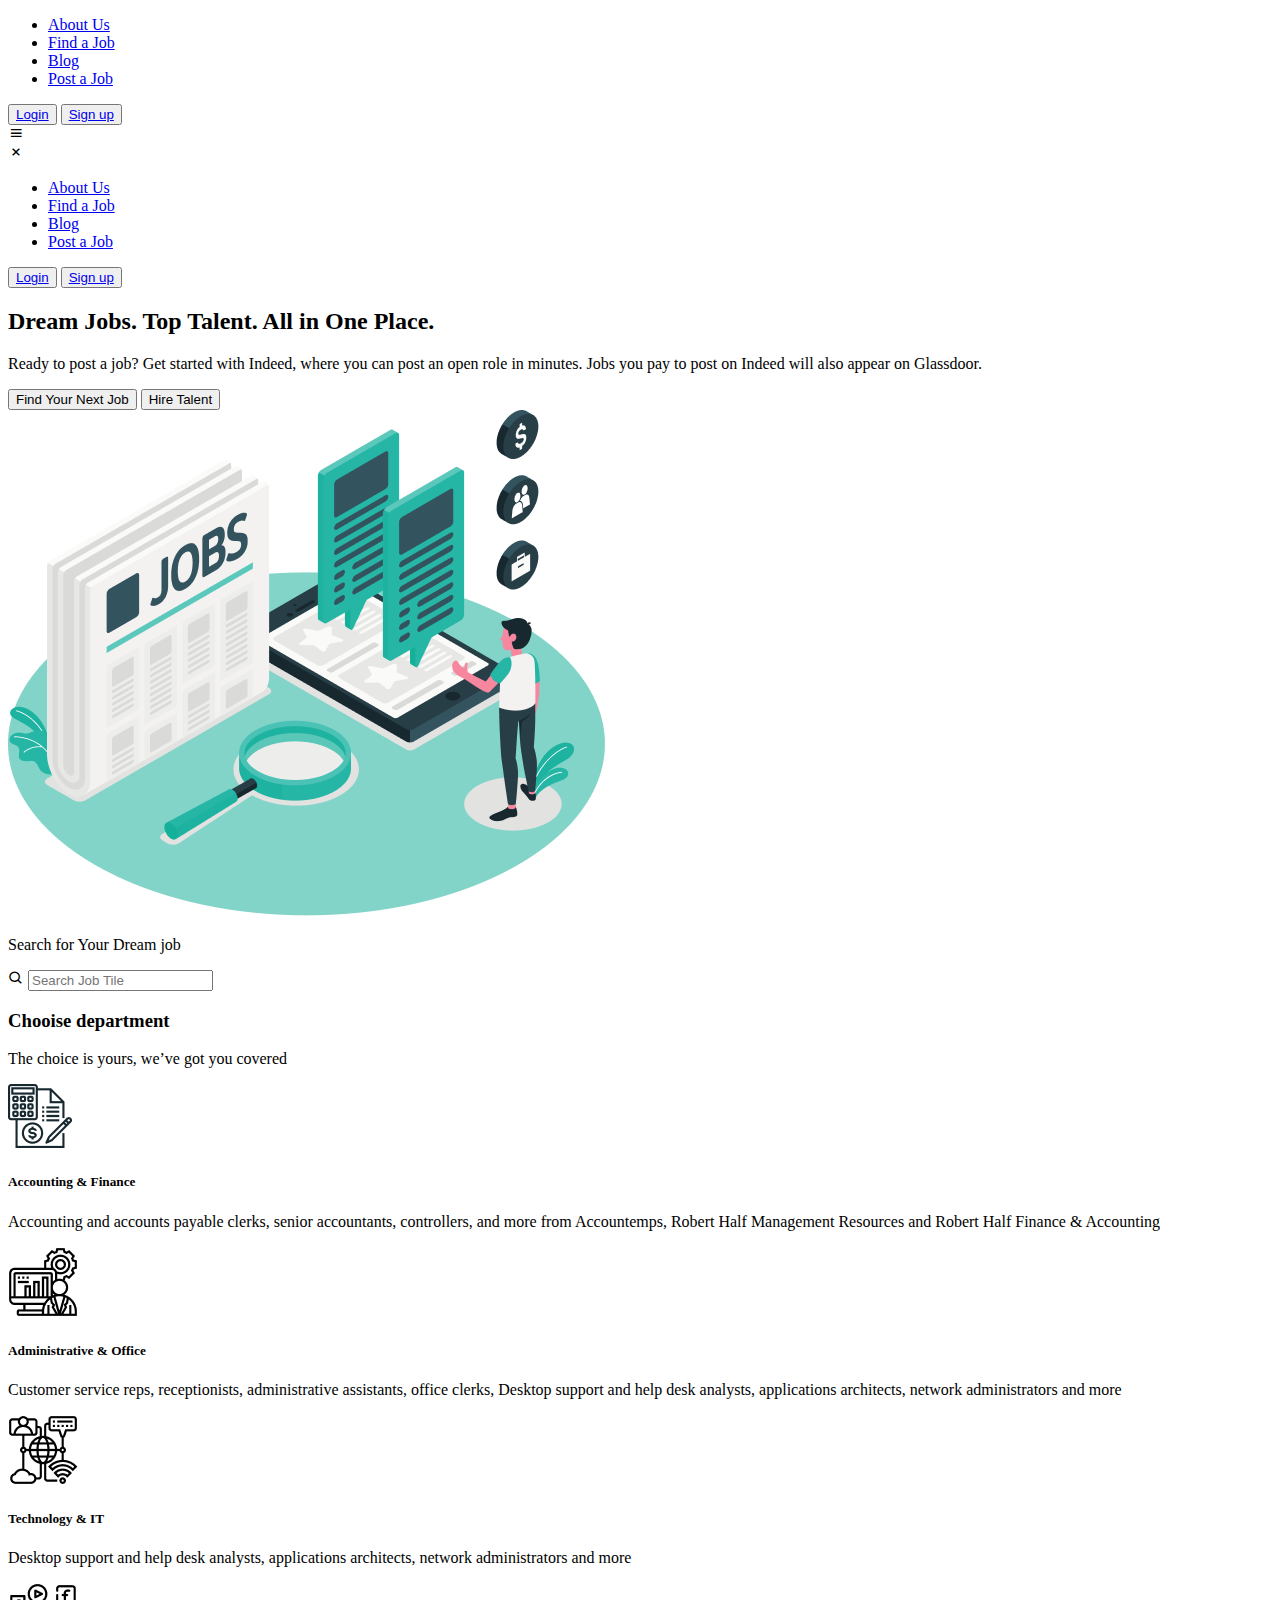
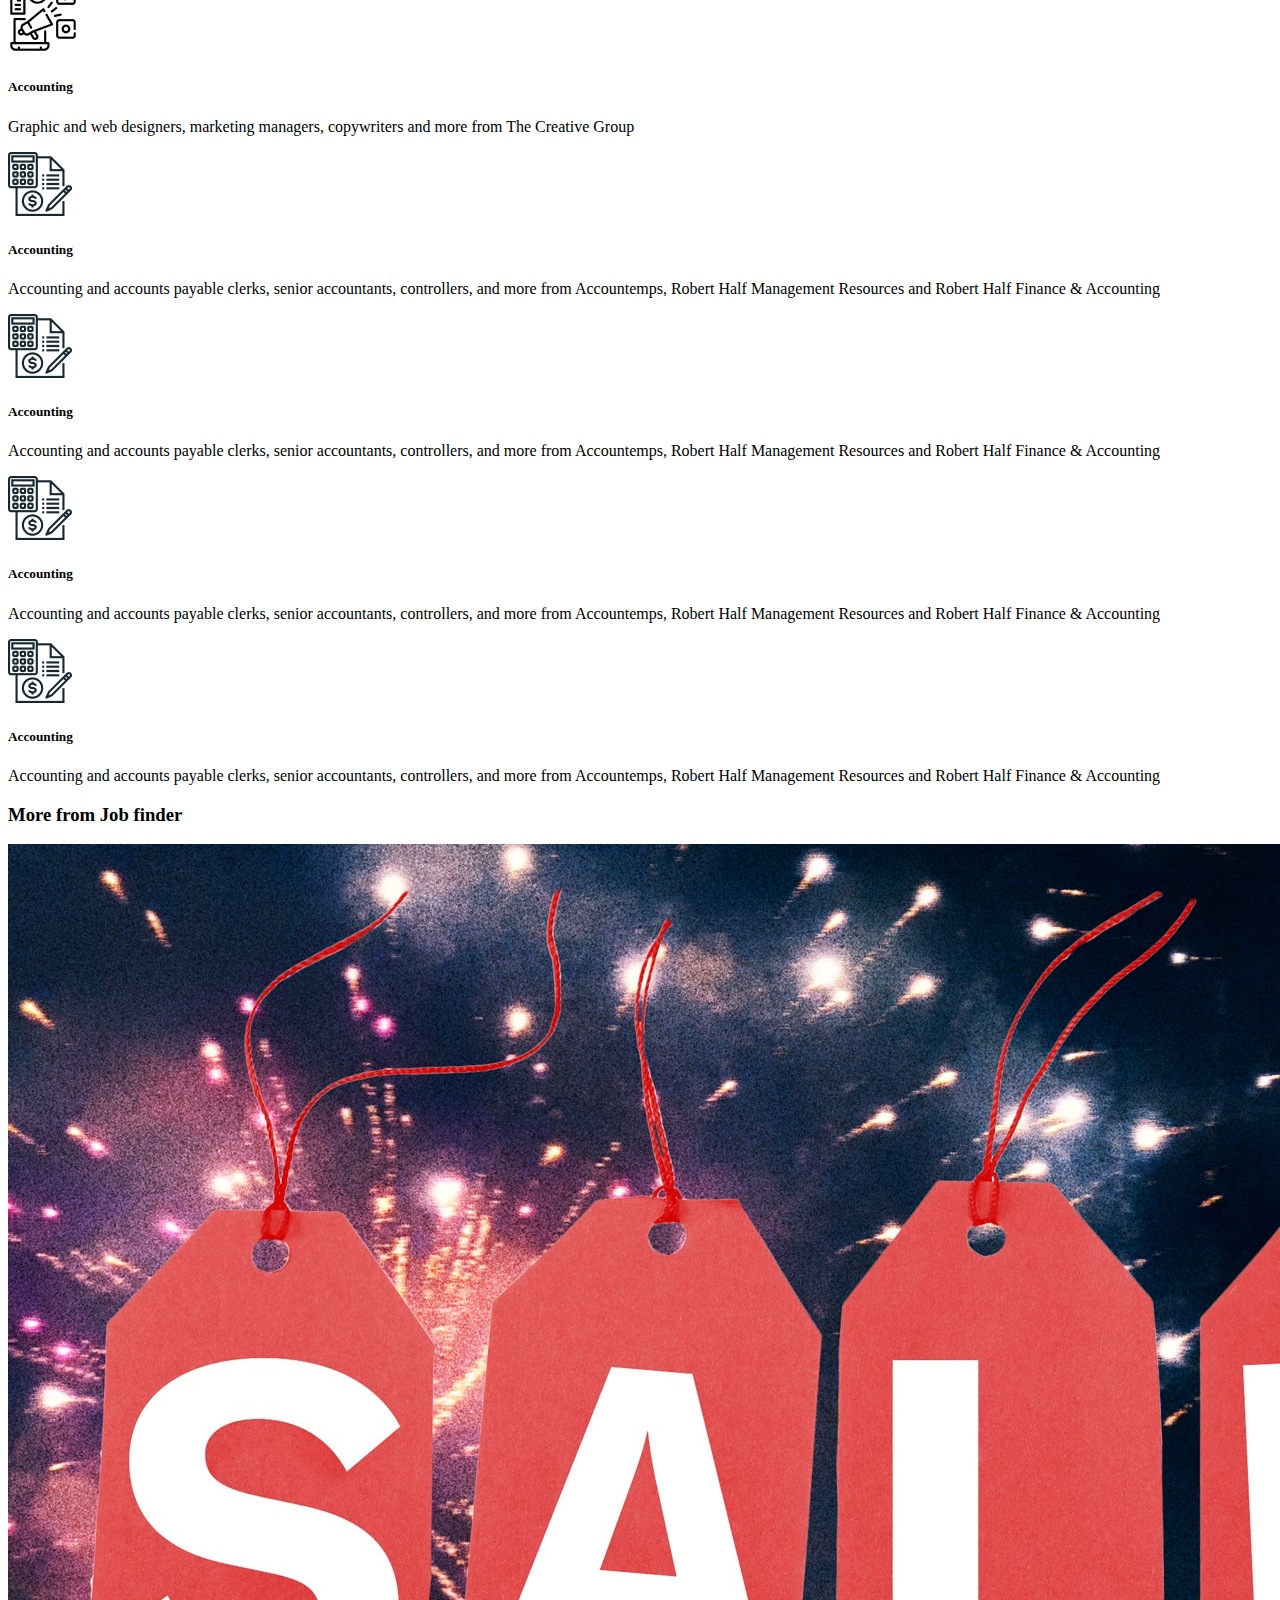
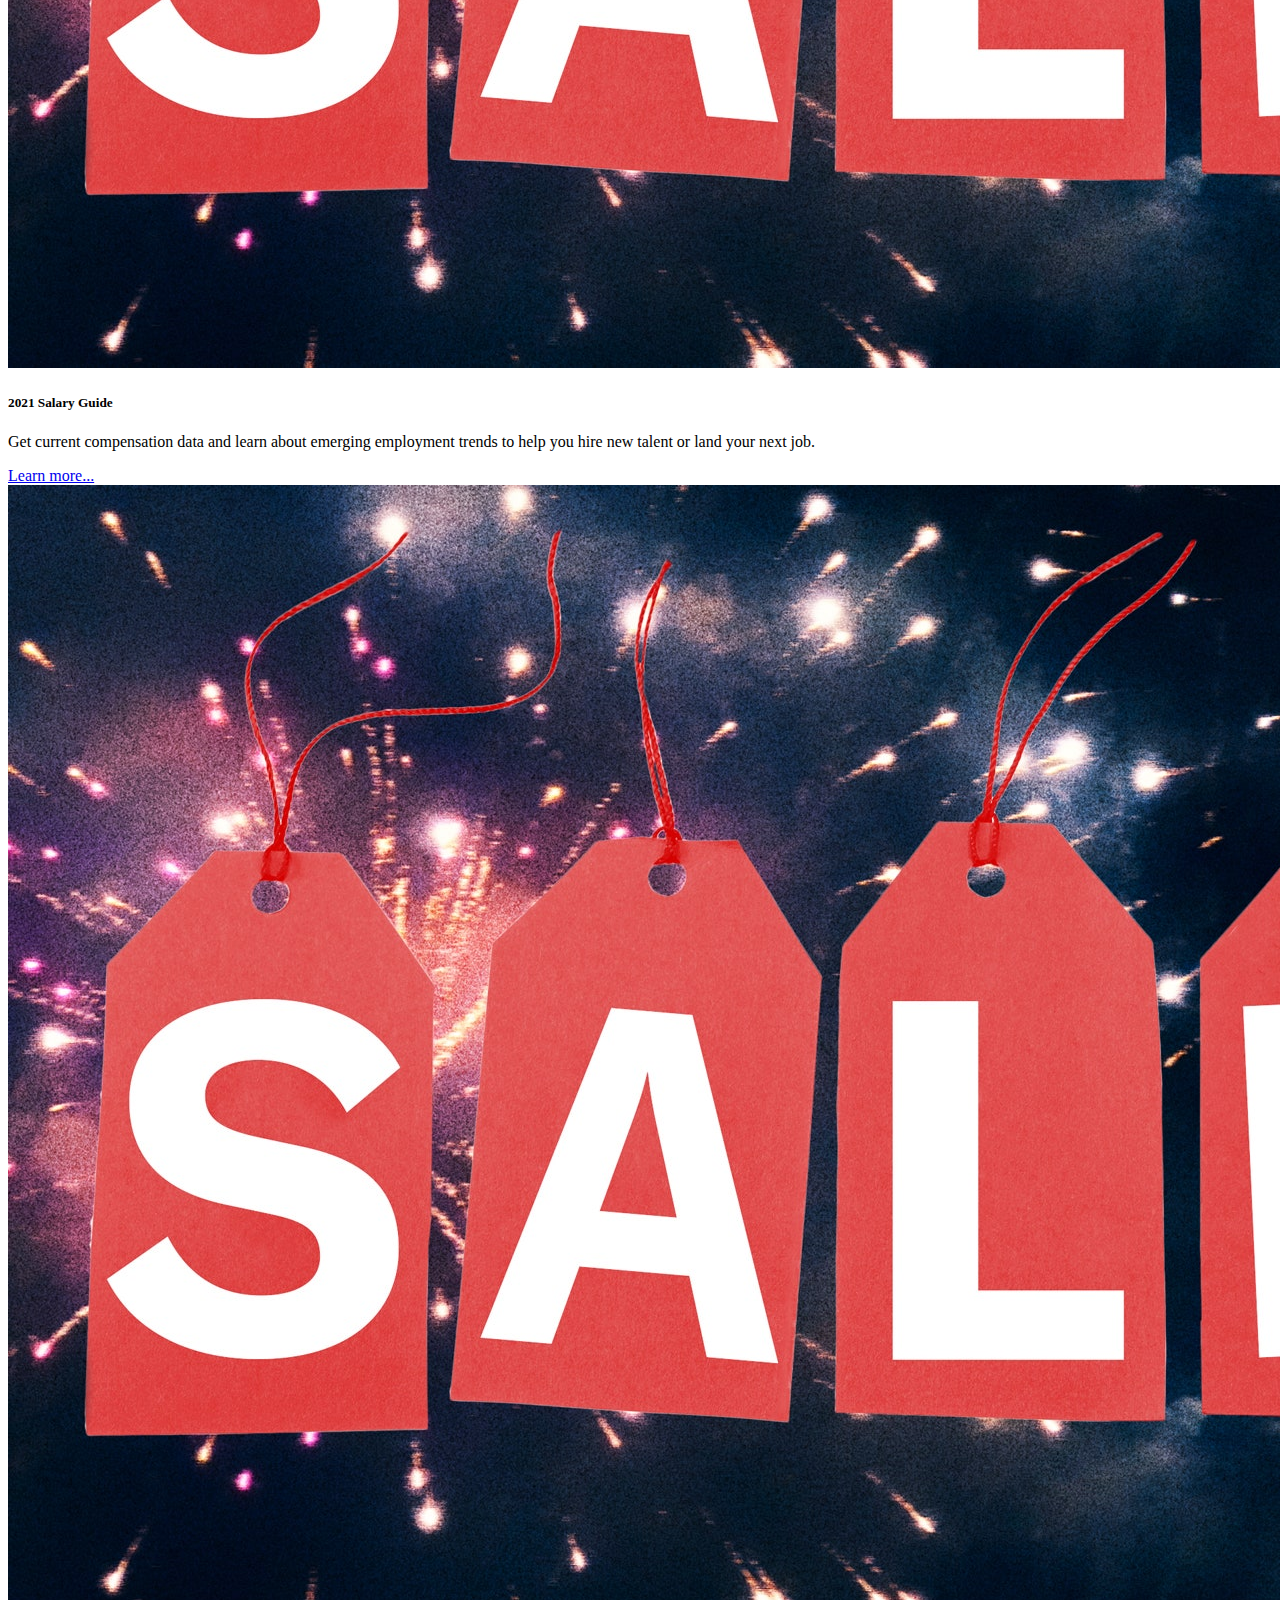
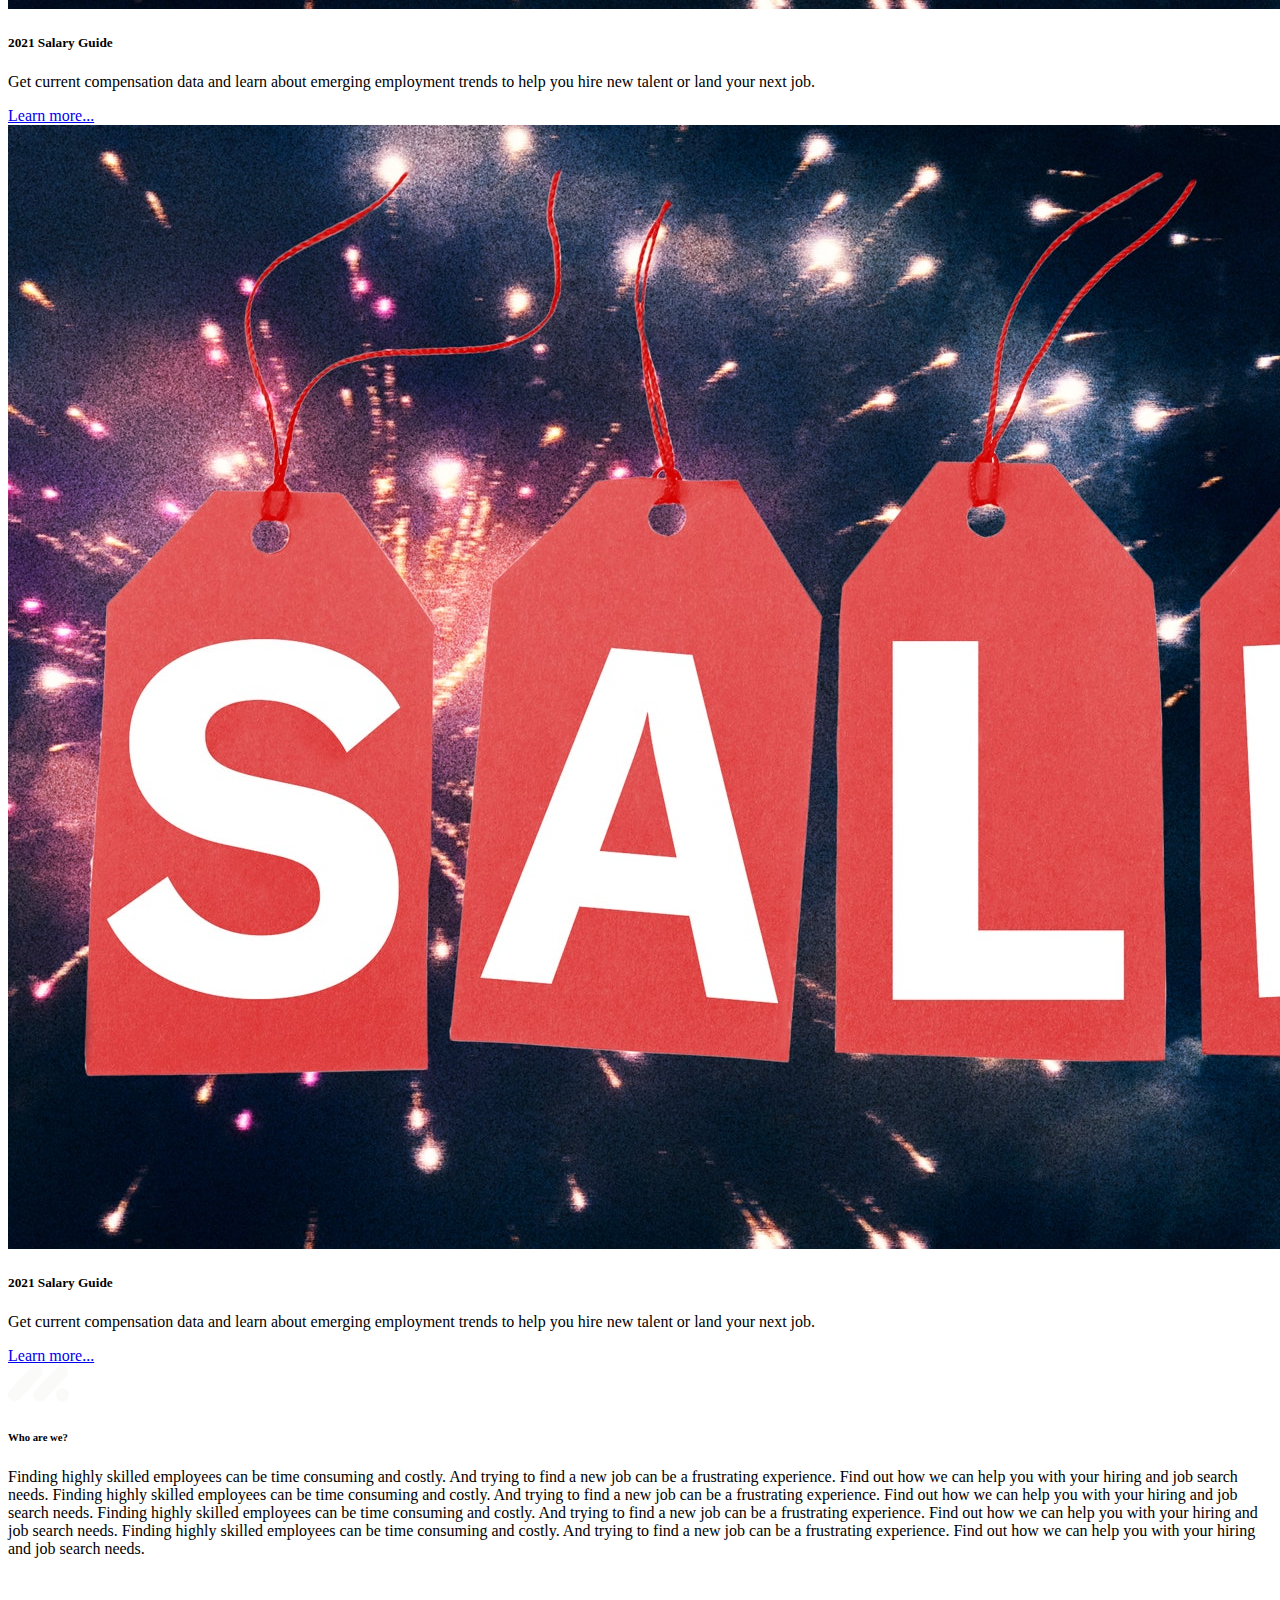
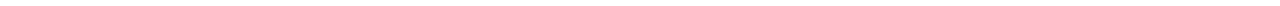
<file: index.html>
<!DOCTYPE html>
<html lang="en">

<head>
    <meta charset="UTF-8">
    <meta name="viewport" content="width=device-width, initial-scale=1.0">
    <title>Dream Jobs</title>
    <link rel="preconnect" href="https://fonts.googleapis.com">
    <link rel="preconnect" href="https://fonts.gstatic.com" crossorigin>
    <link href="https://fonts.googleapis.com/css2?family=Roboto:wght@300;400;500;700&display=swap" rel="stylesheet">

    <!-- Boxicon -->
    <link href='https://unpkg.com/boxicons@2.1.4/css/boxicons.min.css' rel='stylesheet'>


    <link rel="stylesheet" media="only screen and (max-width: 632px)" type="text/css" href="./style.css">
</head>

<body>
    <!-- Landing Page -->
    <section class="mainContainer">
        <!-- Header Section -->
        <div class="sub-container" id="subContainer">
            <ul>
                <li><a href="index.html" target="_self">About Us</a></li>
                <li><a href="findajob.html" target="_blank">Find a Job</a></li>
                <li><a href="jobdescription.html" target="_blank">Blog</a></li>
                <li><a href="#" target="_blank"><span>Post a Job</span></a></li>
            </ul>
            <button><a href="login.html" target="_blank">Login</a></button>
            <button><a href="signup.html" target="_blank">Sign up</a></button>
            <div class="btn-menu" id="btnMenu">
                <i class='bx bx-menu'></i>
            </div>

        </div>

        <div id="dropDownList">
            <div class="close" id="bxClose">
                <i class='bx bx-x'></i>
            </div>
            <div id="dropDown">
                <ul>
                    <li><a href="./index.html" target="_self">About Us</a></li>
                    <li><a href="./findajob.html" target="_blank">Find a Job</a></li>
                    <li><a href="#" target="_blank">Blog</a></li>
                    <li><a href="#" target="_blank"><span>Post a Job</span></a></li>
                </ul>
                <button><a href="login.html" target="_blank">Login</a></button>
                <button><a href="signup.html" target="_blank">Sign up</a></button>
            </div>
        </div>

        <!-- Header Sub-Section -->
        <div class="sub-main">
            <div class="left">
                <h2>Dream <span>Jobs.</span> Top <span>Talent.</span> All in <span>One Place.</span></h2>
                <p>Ready to post a job? Get started with Indeed, where you can post an open role in minutes. Jobs you pay to post on Indeed will also appear on Glassdoor.
                </p>
                <div class="btn">
                    <button class="btn-1">
                        Find Your Next Job
                    </button>
                    <button class="btn-2">
                        Hire Talent
                    </button>
                </div>
            </div>

            <div class="right">
                <img src="./IMG/2895263 1.png" alt="">
            </div>

        </div>
        <div class="box">
            <p>Search for Your Dream job</p>

            <div class="btn-search">
                <i class='bx bx-search'></i>
                <input type="text" placeholder="Search Job Tile">
            </div>
        </div>
    </section>

    <section class="second-main">
        <div class="sub-heading">
            <h3>Chooise department</h3>
            <p>The choice is yours, we’ve got you covered</p>
        </div>
        <div class="departments">
            <div class="office">
                <div class="image">
                    <img src="./IMG/accounting (1) 1job1.png" alt="">
                </div>
                <div class="title">
                    <h5>Accounting & Finance</h5>
                    <p>Accounting and accounts payable clerks, senior accountants, controllers, and more from Accountemps, Robert Half Management Resources and Robert Half Finance & Accounting
                    </p>
                </div>
            </div>

            <div class="office">
                <div class="image">
                    <img src="./IMG/administrator 1.png" alt="">
                </div>
                <div class="title">
                    <h5>Administrative & Office</h5>
                    <p>Customer service reps, receptionists, administrative assistants, office clerks, Desktop support and help desk analysts, applications architects, network administrators and more
                    </p>
                </div>
            </div>

            <div class="office">
                <div class="image">
                    <img src="./IMG/communication 1.png" alt="">
                </div>
                <div class="title">
                    <h5>Technology & IT</h5>
                    <p>Desktop support and help desk analysts, applications architects, network administrators and more
                    </p>
                </div>
            </div>

            <div class="office">
                <div class="image">
                    <img src="./IMG/bullhorn 1.png" alt="">
                </div>
                <div class="title">
                    <h5>Accounting</h5>
                    <p>Graphic and web designers, marketing managers, copywriters and more from The Creative Group
                    </p>
                </div>
            </div>
        </div>

        <div class="departments">
            <div class="office">
                <div class="image">
                    <img src="./IMG/accounting (1) 1job1.png" alt="">
                </div>
                <div class="title">
                    <h5>Accounting</h5>
                    <p>Accounting and accounts payable clerks, senior accountants, controllers, and more from Accountemps, Robert Half Management Resources and Robert Half Finance & Accounting
                    </p>
                </div>
            </div>

            <div class="office">
                <div class="image">
                    <img src="./IMG/accounting (1) 1job1.png" alt="">
                </div>
                <div class="title">
                    <h5>Accounting</h5>
                    <p>Accounting and accounts payable clerks, senior accountants, controllers, and more from Accountemps, Robert Half Management Resources and Robert Half Finance & Accounting
                    </p>
                </div>
            </div>

            <div class="office">
                <div class="image">
                    <img src="./IMG/accounting (1) 1job1.png" alt="">
                </div>
                <div class="title">
                    <h5>Accounting</h5>
                    <p>Accounting and accounts payable clerks, senior accountants, controllers, and more from Accountemps, Robert Half Management Resources and Robert Half Finance & Accounting
                    </p>
                </div>
            </div>

            <div class="office">
                <div class="image">
                    <img src="./IMG/accounting (1) 1job1.png" alt="">
                </div>
                <div class="title">
                    <h5>Accounting</h5>
                    <p>Accounting and accounts payable clerks, senior accountants, controllers, and more from Accountemps, Robert Half Management Resources and Robert Half Finance & Accounting
                    </p>
                </div>
            </div>
        </div>
    </section>

    <!--  -->
    <section class="sale-container">
        <div class="subtitle">
            <h3>More from Job finder</h3>
        </div>
        <div class="sales">

            <div class="sale-1">
                <div class="sale-image1">
                    <img src="./IMG/sale.jpg" alt="">
                    <h5>2021 Salary Guide</h5>
                    <p>Get current compensation data and learn about emerging employment trends to help you hire new talent or land your next job.
                    </p>
                    <a href="#">Learn more...</a>
                </div>
            </div>
            <div class="sale-1">
                <div class="sale-image" id="middle">
                    <img src="./IMG/sale.jpg" alt="">
                    <h5>2021 Salary Guide</h5>
                    <p>Get current compensation data and learn about emerging employment trends to help you hire new talent or land your next job.
                    </p>
                    <a href="#">Learn more...</a>
                </div>
            </div>
            <div class="sale-1">
                <div class="sale-image">
                    <img src="./IMG/sale.jpg" alt="">
                    <h5>2021 Salary Guide</h5>
                    <p>Get current compensation data and learn about emerging employment trends to help you hire new talent or land your next job.
                    </p>
                    <a href="#">Learn more...</a>
                </div>
            </div>
        </div>
    </section>


    <footer>
        <div class="foot-container">
            <div class="logo">
                <img src="./IMG/logo.png" alt="">
            </div>
            <div class="identity">
                <h6>Who are we?</h6>
                <p>Finding highly skilled employees can be time consuming and costly. And trying to find a new job can be a frustrating experience. Find out how we can help you with your hiring and job search needs. Finding highly skilled employees can be
                    time consuming and costly. And trying to find a new job can be a frustrating experience. Find out how we can help you with your hiring and job search needs. Finding highly skilled employees can be time consuming and costly. And trying
                    to find a new job can be a frustrating experience. Find out how we can help you with your hiring and job search needs. Finding highly skilled employees can be time consuming and costly. And trying to find a new job can be a frustrating
                    experience. Find out how we can help you with your hiring and job search needs.
                </p>
            </div>
            <div class="channels">
                <img src="./IMG/Union 1.png" alt="">
                <img src="./IMG/Vector (5) 2.png" class="vec" alt="">
                <img src="./IMG/Vector (3) 1.png" class="vec" alt="">
                <img src="./IMG/Vector.png" class="vec" alt="">
            </div>
        </div>
    </footer>
</body>

<script src="script.js">
</script>

</html>
</file>
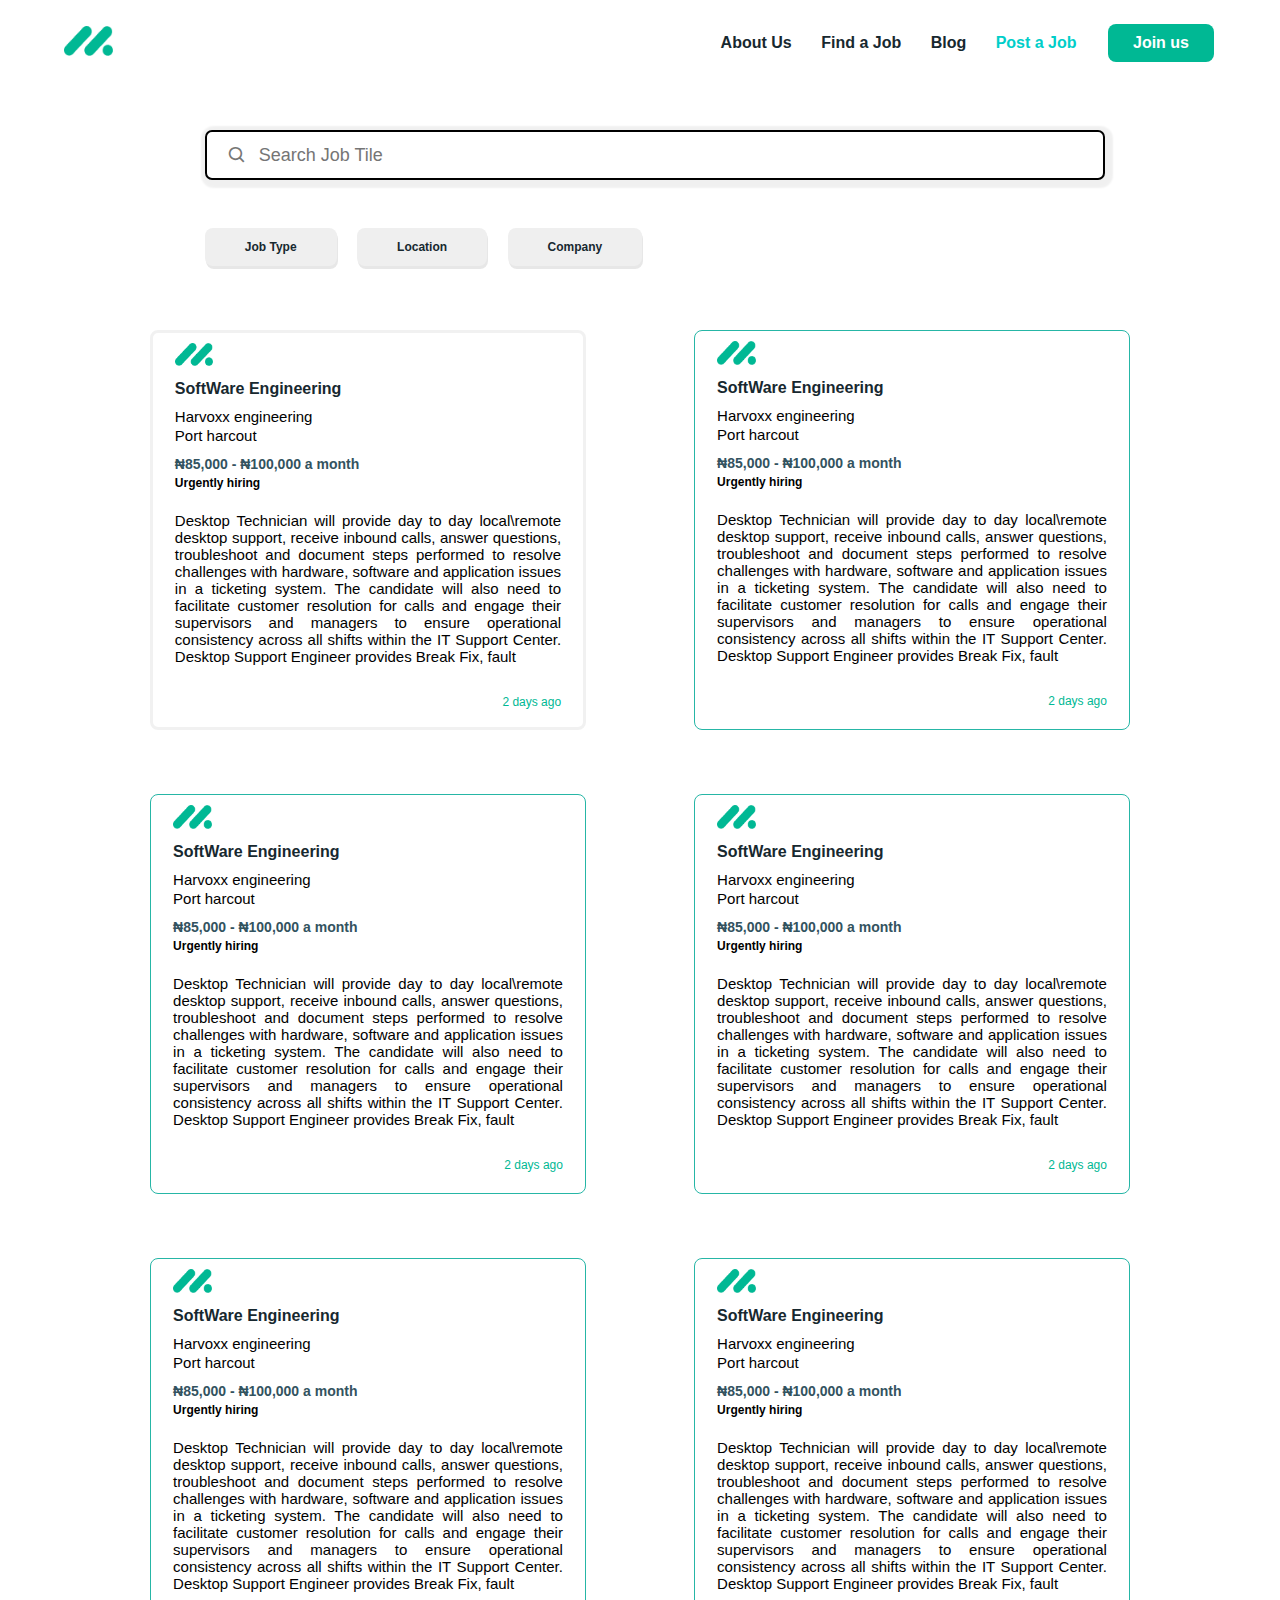
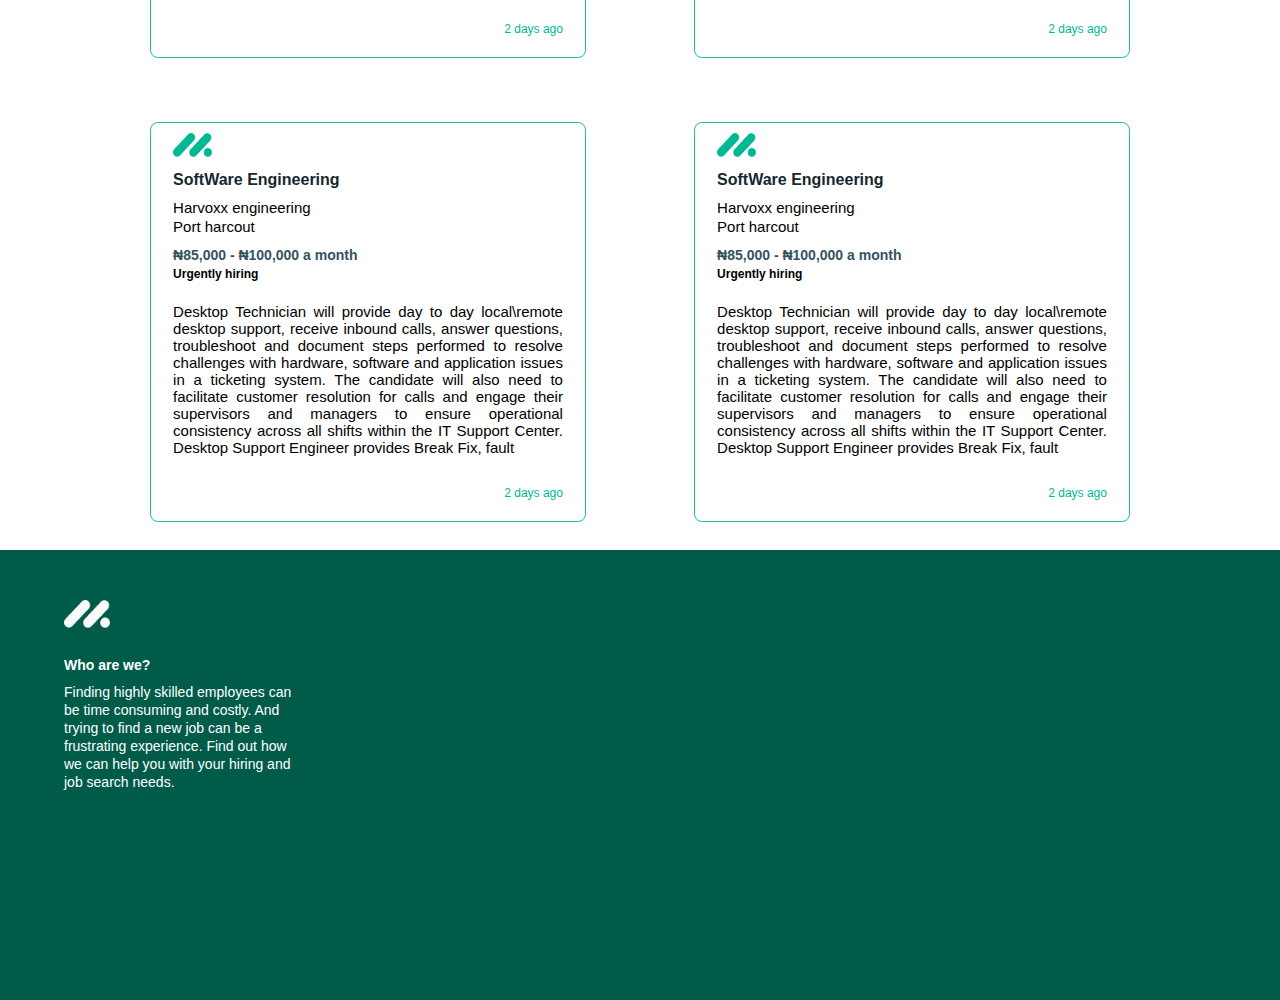
<file: findajob.html>
<!DOCTYPE html>
<html lang="en">
<head>
    <meta charset="UTF-8">
    <meta name="viewport" content="width=device-width, initial-scale=1.0">
    <title>find a job</title>

    <link rel="stylesheet" type="text/css" href="./findajob.css">

    <!-- Boxicon -->
    <link href='https://unpkg.com/boxicons@2.1.4/css/boxicons.min.css' rel='stylesheet'>

</head>
<body>
    <!-- Navigation Bar -->
    <nav class="navbar">
        <div class="navdiv">
            <div class="logo">
                <a href="#"><img src="./IMG/86 1.png" alt=""></a>
            </div>
            <ul>
                <li><a href="./index.html" target="_blank">About Us</a></li>
                <li><a href="./findajob.html" target="_blank">Find a Job</a></li>
                <li><a href="#" target="_blank">Blog</a></li>
                <li><span><a href="#" target="_blank"><span>Post a Job</span></a></span></li>
                <button><a href="./jobdescription.html" target="_blank">Join us</a></button>
            </ul>
        </div>
    </nav>
    <section class="box">
        <div class="box-search">
            <i class='bx bx-search'></i>
            <input type="text" placeholder="Search Job Tile">
        </div>
        <div class="btn">
            <button class="btn-1">
                <a href="#">Job Type</a>
            </button>
            <button class="btn-1">
                <a href="#">Location</a>
            </button>
            <button class="btn-1">
                <a href="#">Company</a>
            </button>
        </div>
    </section>
    <section class="job-role">
        <div class="role-description">
            <div class="role-title1">
                <div class="title-logo">
                    <img src="./IMG/86 1.png" alt="">
                </div>
                <div class="title">
                    <h5>SoftWare Engineering</h5>
                    <p>Harvoxx engineering</p>
                    <p><span>Port harcout</span></p>
                    <p class="salary-range">₦85,000 - ₦100,000 a month</p>
                    <h6>Urgently hiring</h6>
                    <p>Desktop Technician will provide day to day local\remote desktop support,
                         receive inbound calls, answer questions, troubleshoot and document steps 
                         performed to resolve challenges with hardware, software and application 
                         issues in a ticketing system. The candidate will also need to facilitate 
                         customer resolution for calls and engage their supervisors and managers 
                         to ensure operational consistency across all shifts within the IT Support Center. 
                         Desktop Support Engineer provides Break Fix, fault
                    </p>
                    <p class="date-posted">2 days ago</p>
                </div>
            </div>

            <div class="role-title">
                <div class="title-logo">
                    <img src="./IMG/86 1.png" alt="">
                </div>
                <div class="title">
                    <h5>SoftWare Engineering</h5>
                    <p>Harvoxx engineering</p>
                    <p><span>Port harcout</span></p>
                    <p class="salary-range">₦85,000 - ₦100,000 a month</p>
                    <h6>Urgently hiring</h6>
                    <p>Desktop Technician will provide day to day local\remote desktop support,
                         receive inbound calls, answer questions, troubleshoot and document steps 
                         performed to resolve challenges with hardware, software and application 
                         issues in a ticketing system. The candidate will also need to facilitate 
                         customer resolution for calls and engage their supervisors and managers 
                         to ensure operational consistency across all shifts within the IT Support Center. 
                         Desktop Support Engineer provides Break Fix, fault
                    </p>
                    <p class="date-posted">2 days ago</p>
                </div>
            </div>
        </div>

        <div class="role-description">
            <div class="role-title">
                <div class="title-logo">
                    <img src="./IMG/86 1.png" alt="">
                </div>
                <div class="title">
                    <h5>SoftWare Engineering</h5>
                    <p>Harvoxx engineering</p>
                    <p><span>Port harcout</span></p>
                    <p class="salary-range">₦85,000 - ₦100,000 a month</p>
                    <h6>Urgently hiring</h6>
                    <p>Desktop Technician will provide day to day local\remote desktop support,
                         receive inbound calls, answer questions, troubleshoot and document steps 
                         performed to resolve challenges with hardware, software and application 
                         issues in a ticketing system. The candidate will also need to facilitate 
                         customer resolution for calls and engage their supervisors and managers 
                         to ensure operational consistency across all shifts within the IT Support Center. 
                         Desktop Support Engineer provides Break Fix, fault
                    </p>
                    <p class="date-posted">2 days ago</p>
                </div>
            </div>

            <div class="role-title">
                <div class="title-logo">
                    <img src="./IMG/86 1.png" alt="">
                </div>
                <div class="title">
                    <h5>SoftWare Engineering</h5>
                    <p>Harvoxx engineering</p>
                    <p><span>Port harcout</span></p>
                    <p class="salary-range">₦85,000 - ₦100,000 a month</p>
                    <h6>Urgently hiring</h6>
                    <p>Desktop Technician will provide day to day local\remote desktop support,
                         receive inbound calls, answer questions, troubleshoot and document steps 
                         performed to resolve challenges with hardware, software and application 
                         issues in a ticketing system. The candidate will also need to facilitate 
                         customer resolution for calls and engage their supervisors and managers 
                         to ensure operational consistency across all shifts within the IT Support Center. 
                         Desktop Support Engineer provides Break Fix, fault
                    </p>
                    <p class="date-posted">2 days ago</p>
                </div>
            </div>
        </div>

        <div class="role-description">
            <div class="role-title">
                <div class="title-logo">
                    <img src="./IMG/86 1.png" alt="">
                </div>
                <div class="title">
                    <h5>SoftWare Engineering</h5>
                    <p>Harvoxx engineering</p>
                    <p><span>Port harcout</span></p>
                    <p class="salary-range">₦85,000 - ₦100,000 a month</p>
                    <h6>Urgently hiring</h6>
                    <p>Desktop Technician will provide day to day local\remote desktop support,
                         receive inbound calls, answer questions, troubleshoot and document steps 
                         performed to resolve challenges with hardware, software and application 
                         issues in a ticketing system. The candidate will also need to facilitate 
                         customer resolution for calls and engage their supervisors and managers 
                         to ensure operational consistency across all shifts within the IT Support Center. 
                         Desktop Support Engineer provides Break Fix, fault
                    </p>
                    <p class="date-posted">2 days ago</p>
                </div>
            </div>

            <div class="role-title">
                <div class="title-logo">
                    <img src="./IMG/86 1.png" alt="">
                </div>
                <div class="title">
                    <h5>SoftWare Engineering</h5>
                    <p>Harvoxx engineering</p>
                    <p><span>Port harcout</span></p>
                    <p class="salary-range">₦85,000 - ₦100,000 a month</p>
                    <h6>Urgently hiring</h6>
                    <p>Desktop Technician will provide day to day local\remote desktop support,
                         receive inbound calls, answer questions, troubleshoot and document steps 
                         performed to resolve challenges with hardware, software and application 
                         issues in a ticketing system. The candidate will also need to facilitate 
                         customer resolution for calls and engage their supervisors and managers 
                         to ensure operational consistency across all shifts within the IT Support Center. 
                         Desktop Support Engineer provides Break Fix, fault
                    </p>
                    <p class="date-posted">2 days ago</p>
                </div>
            </div>
        </div>

        <div class="role-description">
            <div class="role-title">
                <div class="title-logo">
                    <img src="./IMG/86 1.png" alt="">
                </div>
                <div class="title">
                    <h5>SoftWare Engineering</h5>
                    <p><span>Harvoxx engineering</span></p>
                    <p>Port harcout</p>
                    <p class="salary-range">₦85,000 - ₦100,000 a month</p>
                    <h6>Urgently hiring</h6>
                    <p>Desktop Technician will provide day to day local\remote desktop support,
                         receive inbound calls, answer questions, troubleshoot and document steps 
                         performed to resolve challenges with hardware, software and application 
                         issues in a ticketing system. The candidate will also need to facilitate 
                         customer resolution for calls and engage their supervisors and managers 
                         to ensure operational consistency across all shifts within the IT Support Center. 
                         Desktop Support Engineer provides Break Fix, fault
                    </p>
                    <p class="date-posted">2 days ago</p>
                </div>
            </div>

            <div class="role-title">
                <div class="title-logo">
                    <img src="./IMG/86 1.png" alt="">
                </div>
                <div class="title">
                    <h5><span>SoftWare Engineering</span></h5>
                    <p>Harvoxx engineering</p>
                    <p>Port harcout</p>
                    <p class="salary-range">₦85,000 - ₦100,000 a month</p>
                    <h6>Urgently hiring</h6>
                    <p>Desktop Technician will provide day to day local\remote desktop support,
                         receive inbound calls, answer questions, troubleshoot and document steps 
                         performed to resolve challenges with hardware, software and application 
                         issues in a ticketing system. The candidate will also need to facilitate 
                         customer resolution for calls and engage their supervisors and managers 
                         to ensure operational consistency across all shifts within the IT Support Center. 
                         Desktop Support Engineer provides Break Fix, fault
                    </p>
                    <p class="date-posted">2 days ago</p>
                </div>
            </div>
        </div>
    </section>

    <footer>
        <div class="footer-container">
            <div class="logo">
                <img src="./IMG/logo.png" alt="">
            </div>

            <div class="identity">
                <h6>Who are we?</h6>
                <p>Finding highly skilled employees can be time consuming and costly.
                   And trying to find a new job can be a frustrating experience. 
                   Find out how we can help you with your hiring and job search needs.
                </p>
            </div>
        </div>
    </footer>
</body>
</html>
</file>
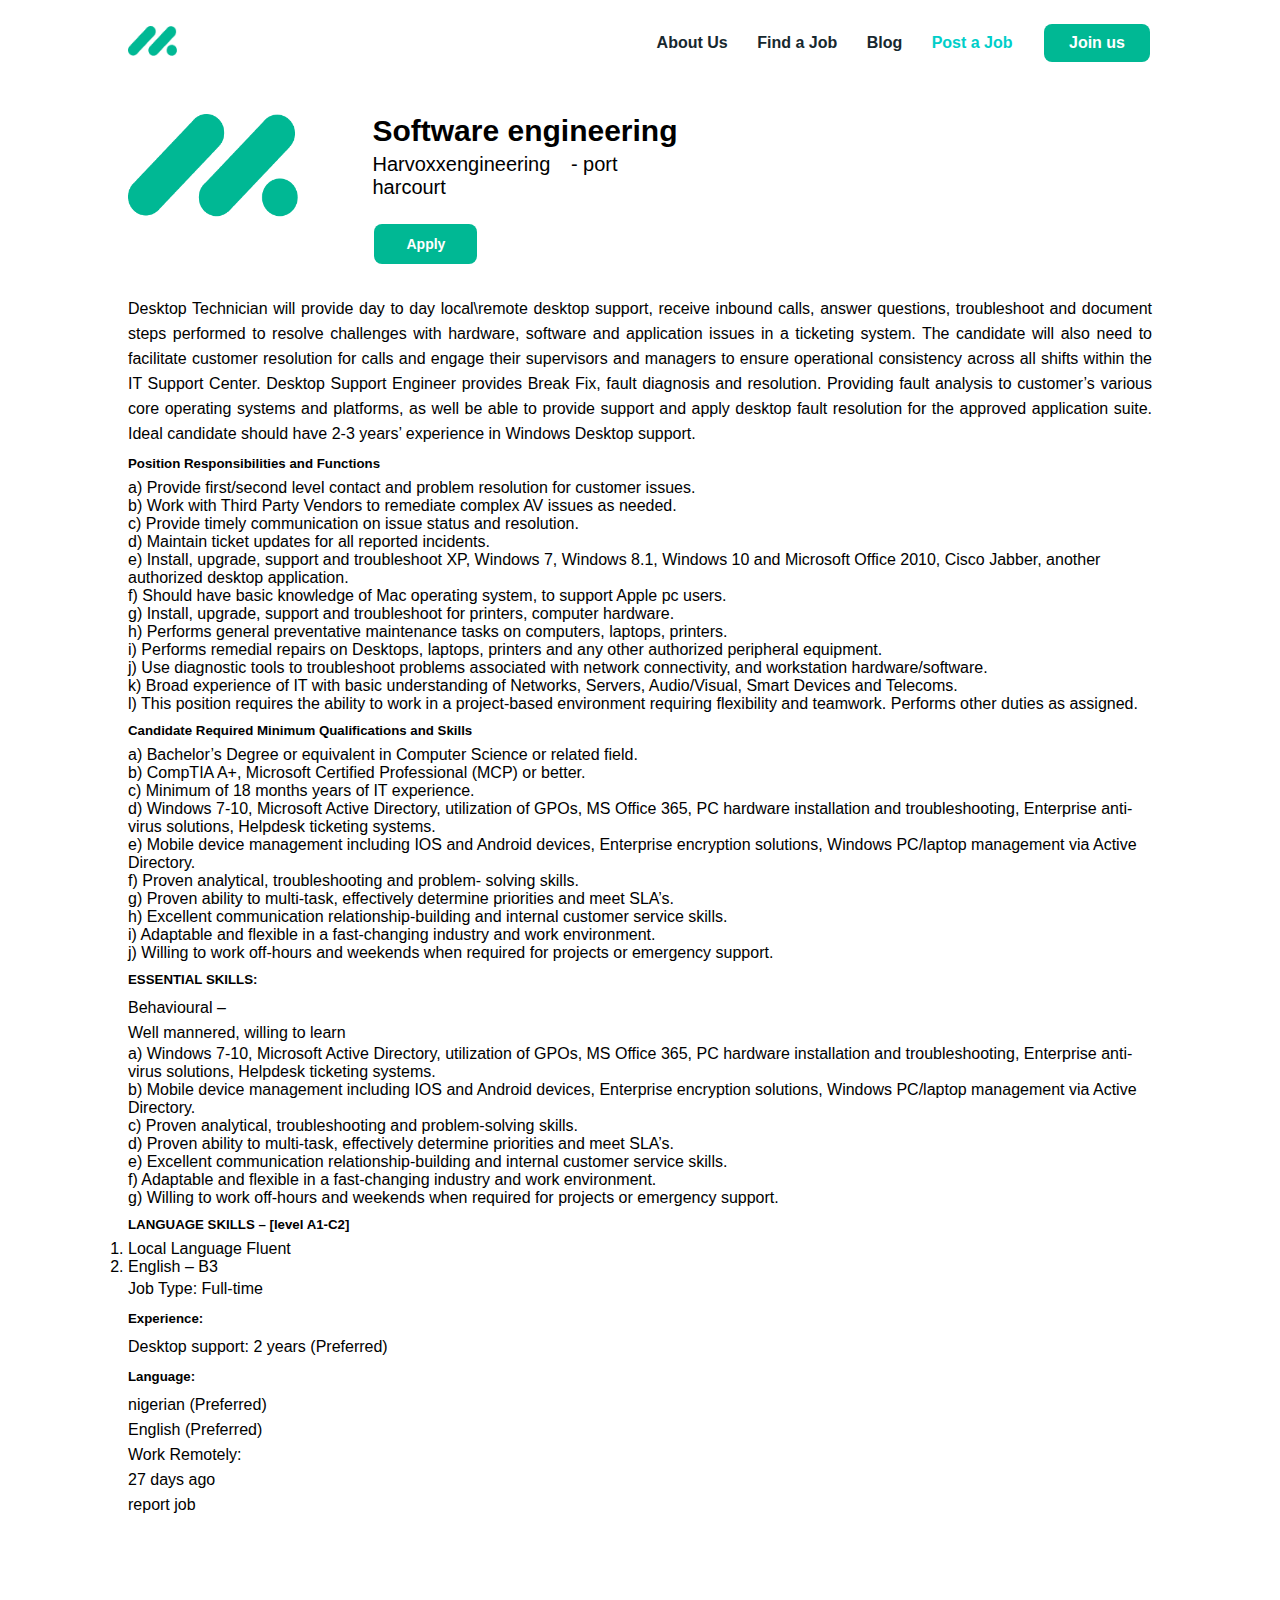
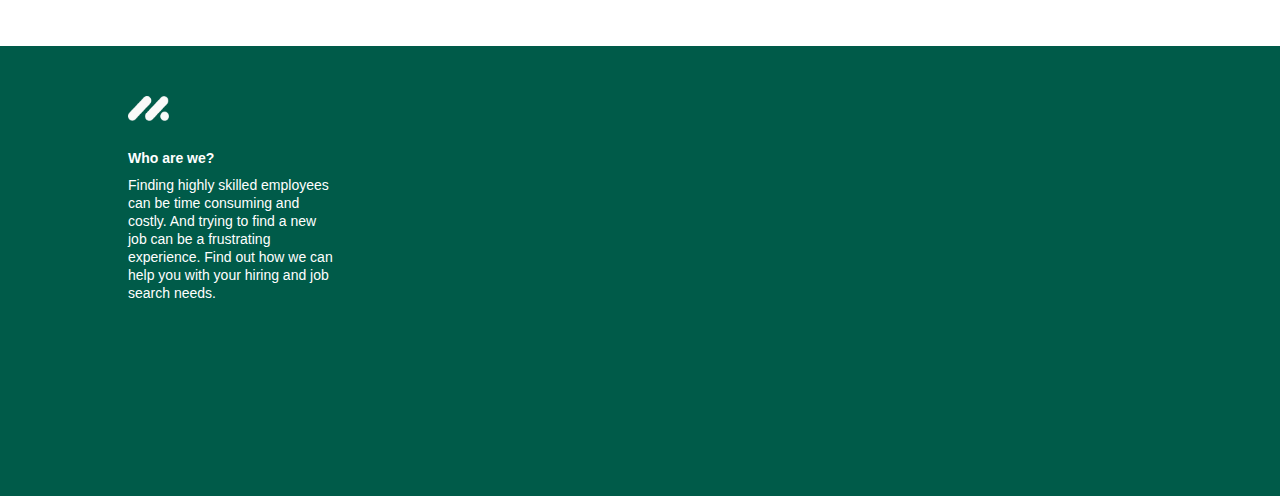
<file: jobdescription.html>
<!DOCTYPE html>
<html lang="en">

<head>
    <meta charset="UTF-8">
    <meta name="viewport" content="width=device-width, initial-scale=1.0">
    <title>job description</title>

    <link rel="stylesheet" type="text/css" href="./jobdescription.css">

    <!-- Boxicon -->
    <link href='https://unpkg.com/boxicons@2.1.4/css/boxicons.min.css' rel='stylesheet'>

</head>

<body>
    <section>
        <nav class="navbar">
            <div class="navdiv">
                <div class="logo">
                    <a href="#"><img src="./IMG/86 1.png" alt=""></a>
                </div>
                <ul>
                    <li><a href="./index.html" target="_blank">About Us</a></li>
                    <li><a href="./findajob.html" target="_blank">Find a Job</a></li>
                    <li><a href="./jobdescription.html" target="_blank">Blog</a></li>
                    <li><span><a href="#" target="_blank"><span>Post a Job</span></a>
                        </span>
                    </li>
                    <button><a href="#" target="_blank">Join us</a></button>
                </ul>
            </div>
        </nav>
    </section>
    <section class="container">
        <div class="sub-menu">
            <div class="logo-icon">
                <img src="./IMG/86 3.png" alt="">
            </div>
            <div class="company-name">
                <h2>Software engineering</h2>
                <p>Harvoxxengineering <span>- port harcourt</span></p>
                <button><a href="./jobdescription.html" target="_blank">Apply</a></button>
            </div>
        </div>
    </section>
    <section class="content-container">
        <div class="content">
            <p>
                Desktop Technician will provide day to day local\remote desktop support, receive inbound calls, answer questions, troubleshoot and document steps performed to resolve challenges with hardware, software and application issues in a ticketing system. The
                candidate will also need to facilitate customer resolution for calls and engage their supervisors and managers to ensure operational consistency across all shifts within the IT Support Center. Desktop Support Engineer provides Break Fix,
                fault diagnosis and resolution. Providing fault analysis to customer’s various core operating systems and platforms, as well be able to provide support and apply desktop fault resolution for the approved application suite. Ideal candidate
                should have 2-3 years’ experience in Windows Desktop support.
            </p>
            <h5>Position Responsibilities and Functions</h5>
            <ul>
                <li>a) Provide first/second level contact and problem resolution for customer issues.</li>
                <li>b) Work with Third Party Vendors to remediate complex AV issues as needed.</li>
                <li> c) Provide timely communication on issue status and resolution.</li>
                <li>d) Maintain ticket updates for all reported incidents.</li>
                <li>e) Install, upgrade, support and troubleshoot XP, Windows 7, Windows 8.1, Windows 10 and Microsoft Office 2010, Cisco Jabber, another authorized desktop application.
                </li>
                <li>f) Should have basic knowledge of Mac operating system, to support Apple pc users.</li>
                <li>g) Install, upgrade, support and troubleshoot for printers, computer hardware.</li>
                <li>h) Performs general preventative maintenance tasks on computers, laptops, printers.</li>
                <li>i) Performs remedial repairs on Desktops, laptops, printers and any other authorized peripheral equipment.</li>
                <li>j) Use diagnostic tools to troubleshoot problems associated with network connectivity, and workstation hardware/software.</li>
                <li>k) Broad experience of IT with basic understanding of Networks, Servers, Audio/Visual, Smart Devices and Telecoms.</li>
                <li>l) This position requires the ability to work in a project-based environment requiring flexibility and teamwork. Performs other duties as assigned.
                </li>
            </ul>
            <h5>Candidate Required Minimum Qualifications and Skills</h5>
            <ul>
                <li>a) Bachelor’s Degree or equivalent in Computer Science or related field.</li>
                <li>b) CompTIA A+, Microsoft Certified Professional (MCP) or better.</li>
                <li>c) Minimum of 18 months years of IT experience.</li>
                <li>d) Windows 7-10, Microsoft Active Directory, utilization of GPOs, MS Office 365, PC hardware installation and troubleshooting, Enterprise anti-virus solutions, Helpdesk ticketing systems.
                </li>
                <li>e) Mobile device management including IOS and Android devices, Enterprise encryption solutions, Windows PC/laptop management via Active Directory.
                </li>
                <li>f) Proven analytical, troubleshooting and problem- solving skills.</li>
                <li>g) Proven ability to multi-task, effectively determine priorities and meet SLA’s.</li>
                <li>h) Excellent communication relationship-building and internal customer service skills.</li>
                <li>i) Adaptable and flexible in a fast-changing industry and work environment.</li>
                <li>j) Willing to work off-hours and weekends when required for projects or emergency support.</li>
            </ul>
            <h5>ESSENTIAL SKILLS:</h5>
            <p>Behavioural – </p>
            <p>Well mannered, willing to learn</p>
            <ul>
                <li>a) Windows 7-10, Microsoft Active Directory, utilization of GPOs, MS Office 365, PC hardware installation and troubleshooting, Enterprise anti-virus solutions, Helpdesk ticketing systems.
                </li>
                <li>b) Mobile device management including IOS and Android devices, Enterprise encryption solutions, Windows PC/laptop management via Active Directory.
                </li>
                <li>c) Proven analytical, troubleshooting and problem-solving skills.</li>
                <li>d) Proven ability to multi-task, effectively determine priorities and meet SLA’s.</li>
                <li>e) Excellent communication relationship-building and internal customer service skills.</li>
                <li>f) Adaptable and flexible in a fast-changing industry and work environment.</li>
                <li>g) Willing to work off-hours and weekends when required for projects or emergency support.</li>
            </ul>
            <h5>LANGUAGE SKILLS – [level A1-C2]</h5>
            <ol class="ordered-list">
                <li>Local Language Fluent</li>
                <li>English – B3</li>
            </ol>
            <p>Job Type: Full-time</p>
            <h5>Experience:</h5>
            <p>Desktop support: 2 years (Preferred)</p>
            <h5>Language:</h5>
            <p>nigerian (Preferred)</p>
            <p>English (Preferred)</p>
            <p>Work Remotely:</p>
            <p>27 days ago</p>
            <p>report job</p>
        </div>
    </section>

    <footer>
        <div class="footer-container">
            <div class="logo">
                <img src="./IMG/logo.png" alt="">
            </div>

            <div class="identity">
                <h6>Who are we?</h6>
                <p>Finding highly skilled employees can be time consuming and costly. And trying to find a new job can be a frustrating experience. Find out how we can help you with your hiring and job search needs.
                </p>
            </div>
        </div>
    </footer>

</body>

</html>
</file>
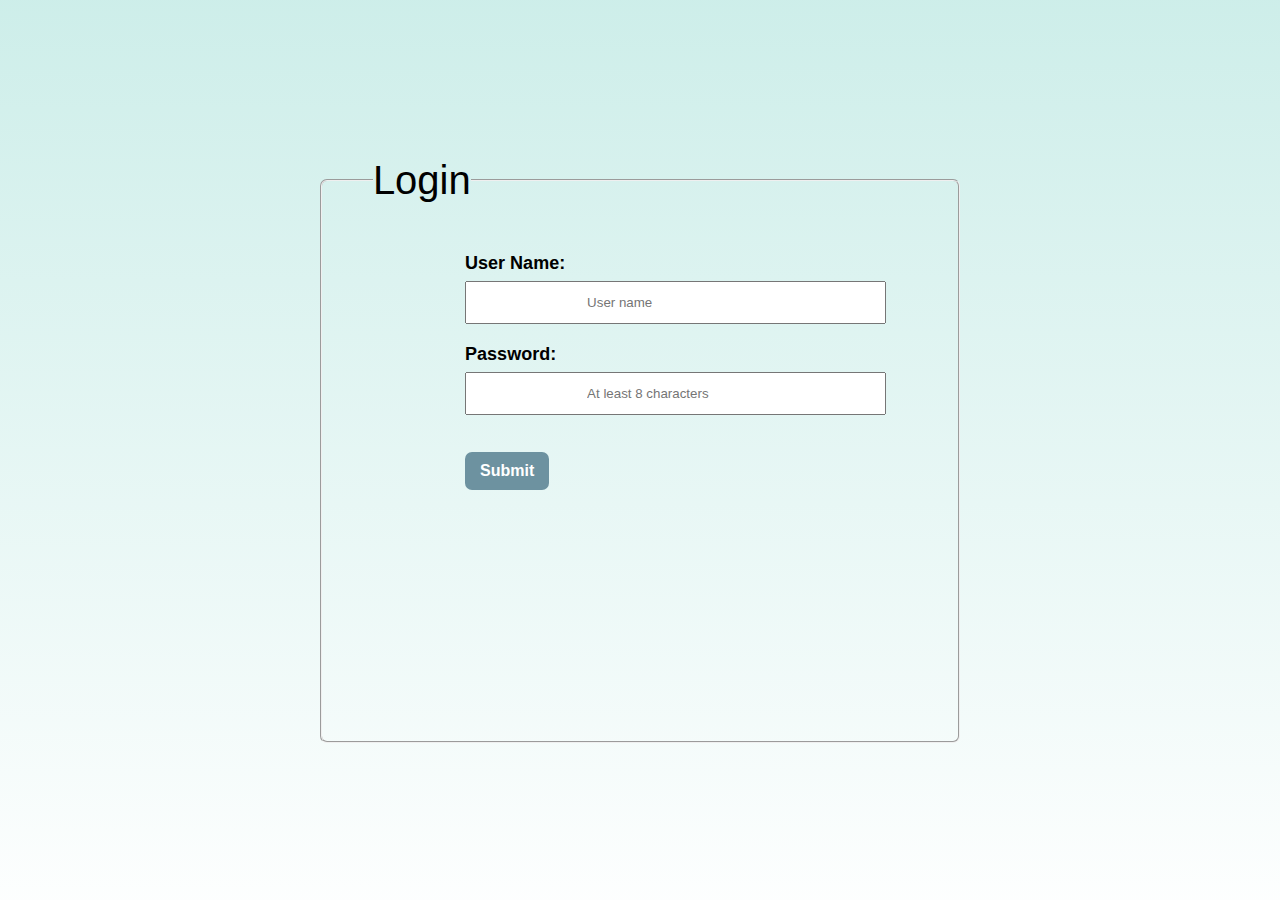
<file: login.html>
<!DOCTYPE html>
<html lang="en">

<head>
    <meta charset="UTF-8">
    <meta name="viewport" content="width=device-width, initial-scale=1.0">
    <title>Login Page</title>
    <link href='https://unpkg.com/boxicons@2.1.4/css/boxicons.min.css' rel='stylesheet'>


    <link rel="stylesheet" type="text/css" href="./login.css" media="screen">
</head>

<body>
    <div class="login-container">
        <fieldset>
            <legend>Login</legend>

            <form id="loginInput" action="login.html">
                <div class="error">
                    <label class="data" for="email">User Name:</label><br>
                    <input id="email" class="data-input" name="username" type="text" placeholder="User name"><br>
                    <p id="usernameError" class="display-error"></p>
                </div>

                <div class="error">
                    <label class="data" for="password">Password:</label><br>
                    <input id="password" class="data-input" name="password" type="password" placeholder="At least 8 characters"><br>
                    <p id="passwordError" class="display-error"></p>
                </div>

                <button id="bnt" type="submit">Submit</button>
            </form>
        </fieldset>

        <!-- Modal Popup -->
        <div class="popup" id="popup">
            <i class='bx bxs-check-circle'></i>
            <h2>Welcome Back!</h2>
            <p>You are logged in successfully.</p>
            <!-- <button type="button" onclick="closePopup()">OK</button> -->
            <a href="index.html" onclick="closePopup()">OK</a>
        </div>
    </div>

</body>

<script src="login.js">
</script>

</html>
</file>
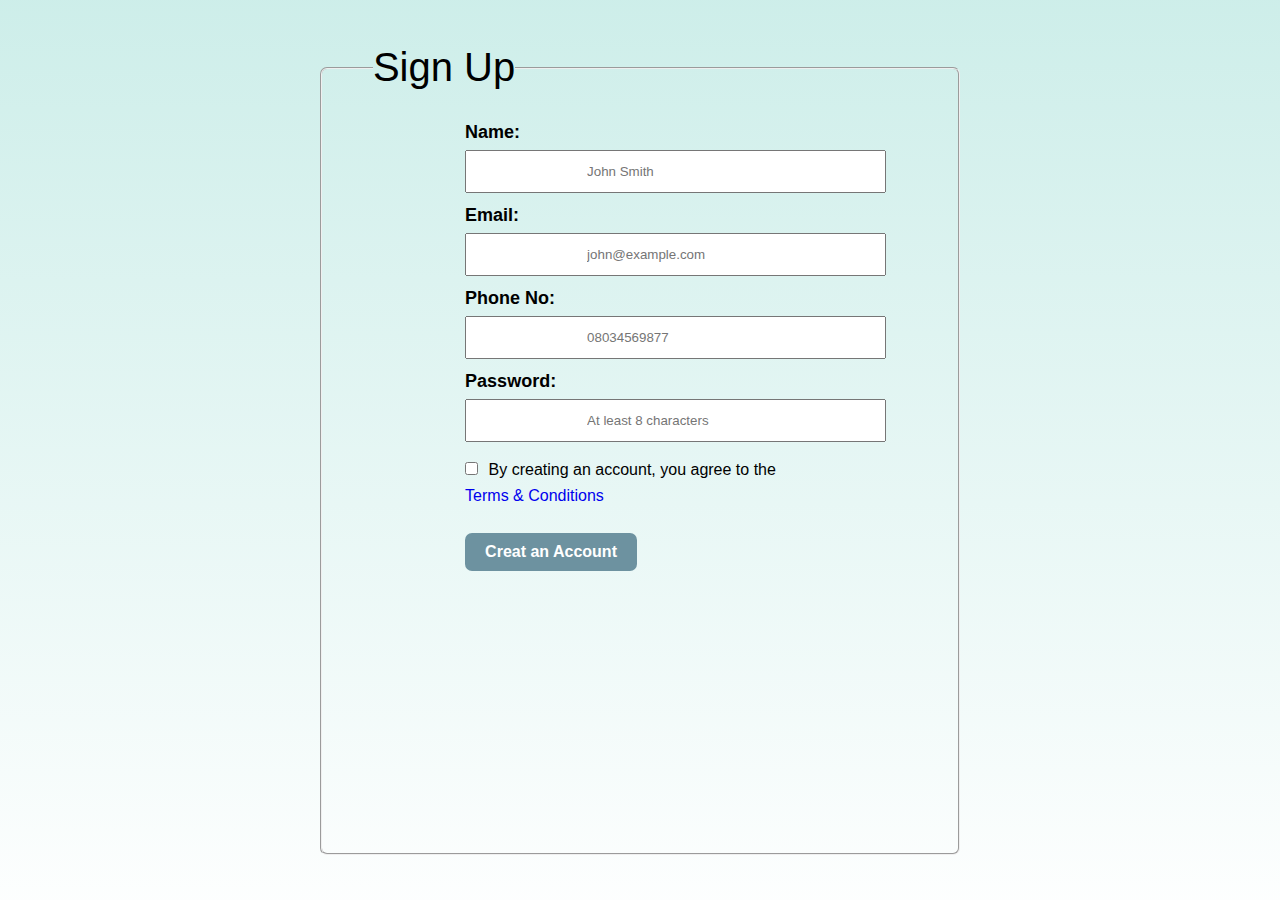
<file: signup.html>
<!DOCTYPE html>
<html lang="en">

<head>
    <meta charset="UTF-8">
    <meta name="viewport" content="width=device-width, initial-scale=1.0">
    <title>Sign-Up Page</title>
    <link href='https://unpkg.com/boxicons@2.1.4/css/boxicons.min.css' rel='stylesheet'>

    <link rel="stylesheet" href="./signup.css">
</head>

<body>
    <div class="signup-container">
        <fieldset>
            <legend>Sign Up</legend>

            <form id="signupInput" action="signup.html">
                <label class="data" for="name">Name:</label>
                <input id="name" class="data-input" name="name" type="name" placeholder="John Smith"><br>

                <label class="data" for="email">Email:</label>
                <input id="email" class="data-input" name="email" type="email" placeholder="john@example.com"><br>

                <label class="data" for="number">Phone No:</label>
                <input id="number" class="data-input" name="number" type="tel" placeholder="08034569877"><br>

                <label class="data" for="password">Password:</label>
                <input id="password" class="data-input" name="password" type="password" placeholder="At least 8 characters"><br>

                <input id="box" name="checkbox" type="checkbox" required>By creating an account, you agree to the <a href="#">Terms & Conditions</a><br>

                <button id="bnt" type="submit" onclick="openPopup()">Creat an Account</button>
            </form>
        </fieldset>

        <!-- Modal Popup -->
        <div class="popup" id="popup">
            <i class='bx bxs-check-circle'></i>
            <!-- <img src="./IMG/check-circle-solid-24.png" alt=""> -->
            <h2>Congratulations!</h2>
            <p>You have successfully created your account.</p>
            <button type="button" onclick="closePopup()">OK</button>
        </div>
    </div>
</body>

<script src="signup.js">
</script>

</html>
</file>
<file: style.css>
* {
        padding: 0;
        margin: 0;
        font-family: 'poppins', sans-serif;
        box-sizing: border-box;
        text-decoration: none;
    }
    
    body {
        width: 100%;
        height: 100vh;
        overflow-x: hidden;
    }
    /* Landing Page */
    
    .mainContainer {
        width: 100%;
        height: 105vh;
        background: linear-gradient(179.84deg, #82D4C9 -158.45%, rgba(130, 212, 201, 0) 104.55%);
    }
    
    .mainContainer .sub-container {
        width: 90%;
        margin: auto;
        display: flex;
        justify-content: flex-end;
        gap: 40px;
        padding-top: 20px;
    }
    /* Header */
    
    .sub-container ul {
        display: flex;
        justify-content: flex-end;
        list-style: none;
        gap: 40px;
        padding-top: 15px;
        cursor: pointer;
    }
    
    .sub-container ul li a {
        font-size: 16px;
        font-weight: bold;
        color: rgba(23, 40, 47, 1);
    }
    
    .sub-container ul li a:hover {
        color: rgba(0, 206, 201, 1);
    }
    
    .sub-container ul li span {
        color: rgba(0, 206, 201, 1);
    }
    
    .sub-container ul li span:hover {
        color: rgba(23, 40, 47, 1);
    }
    
    .sub-container button {
        background-color: rgba(0, 184, 148, 1);
        border: none;
        border-radius: 8px;
        padding: 7px 15px;
        text-align: center;
        display: inline-block;
        margin: 4px 0px;
        cursor: pointer;
    }
    
    .sub-container button:hover {
        background-color: rgba(0, 184, 148, 0.1);
    }
    
    .sub-container button a {
        font-size: 16px;
        font-weight: bold;
        color: #ffff;
    }
    
    .sub-container button a:hover {
        color: rgba(0, 184, 148, 1);
    }
    
    .btn-menu {
        display: none;
    }
    
    .bx-menu {
        font-size: 40px;
        cursor: pointer;
    }
    
    .close {
        display: block;
        position: absolute;
        right: 25px;
        top: 20px;
    }
    
    .bx-x {
        font-size: 40px;
        cursor: pointer;
    }
    
    #dropDownList {
        display: none;
        position: absolute;
        top: 0;
        background: #82D4C9;
        width: 100%;
        height: 70vh;
        margin: auto;
    }
    /* #dropDown {
    width: 100%;
    display: block;
    justify-content: center;
} */
    
    #dropDownList ul {
        width: 80%;
        margin: auto;
        display: block;
        justify-content: center;
        list-style: none;
        cursor: pointer;
    }
    
    #dropDownList ul li {
        margin: 40px auto;
    }
    
    #dropDownList ul li a {
        color: rgba(23, 40, 47, 1);
        font-weight: 800;
    }
    
    #dropDownList button {
        background-color: rgba(0, 184, 148, 1);
        border: none;
        border-radius: 8px;
        padding: 10px 10px;
        cursor: pointer;
        width: 80%;
        margin: auto;
        display: block;
        justify-content: start;
        margin-top: 4%;
    }
    
    #dropDownList button a {
        font-size: 16px;
        font-weight: bold;
        color: #ffff;
    }
    /* Header Sub-Section */
    
    .mainContainer .sub-main {
        width: 90%;
        margin: auto;
        display: flex;
        justify-content: space-around;
        padding-top: 5rem;
    }
    
    .mainContainer .sub-main .left {
        width: 40%;
    }
    
    .mainContainer .sub-main .left h2 {
        font-size: 50px;
        color: rgba(23, 40, 47, 1);
    }
    
    .mainContainer .sub-main .left h2 span {
        color: rgba(0, 184, 148, 1);
    }
    
    .mainContainer .sub-main .left p {
        font-size: 16px;
        text-align: justify;
        line-height: 25px;
        text-justify: inter-word;
        color: rgba(39, 62, 71, 1);
        padding-top: 2rem;
    }
    
    .mainContainer .sub-main .left .btn {
        padding-top: 2.5rem;
    }
    
    .mainContainer .sub-main .left .btn .btn-1 {
        background-color: rgba(0, 184, 148, 1);
        border: none;
        border-radius: 8px;
        color: white;
        padding: 12px 35px;
        text-align: center;
        text-decoration: none;
        display: inline-block;
        font-size: 12px;
        font-weight: bold;
        cursor: pointer;
    }
    
    .mainContainer .sub-main .left .btn .btn-2 {
        background-color: rgba(39, 62, 71, 1);
        border: none;
        border-radius: 8px;
        color: white;
        padding: 12px 50px;
        text-align: center;
        text-decoration: none;
        display: inline-block;
        font-size: 12px;
        font-weight: bold;
        margin-left: 20px;
        cursor: pointer;
    }
    
    .mainContainer .sub-main .right {
        width: 60%;
    }
    
    .mainContainer .sub-main .right img {
        width: 60%;
        margin-left: 17.5rem;
    }
    
    .mainContainer .box,
    .second-main .sub-heading,
    .sale-container .subtitle {
        display: flex;
        justify-content: center;
        align-items: center;
        margin-top: 10%;
    }
    
    .mainContainer .box p {
        font-size: 22px;
        position: absolute;
        margin-top: -9%;
        color: rgb(39, 62, 71);
        font-weight: 700;
    }
    
    .mainContainer .box .btn-search {
        width: 800px;
        height: 50px;
        background-color: white;
        border-style: solid;
        border-width: 2px;
        border-radius: 7px;
        box-shadow: 1px 1px 1px 4px rgba(0, 0, 0, 0.08);
        display: flex;
        align-items: center;
        padding: 20px;
    }
    
    .mainContainer .box .btn-search>i {
        font-size: 20px;
        color: #777;
    }
    
    .mainContainer .box .btn-search>input {
        flex: 1;
        height: 40px;
        border: none;
        font-size: 18px;
        padding-left: 12px;
    }
    /*  */
    
    .second-main {
        width: 100%;
        height: 78vh;
        margin: auto;
    }
    
    .second-main .sub-heading h3 {
        font-size: 22px;
        position: absolute;
        margin-top: -5%;
        color: rgb(39, 62, 71);
        font-weight: 700;
    }
    
    .sub-heading p {
        font-size: 12px;
        color: rgba(23, 40, 47, 1);
    }
    
    .second-main .departments {
        width: 93%;
        margin: auto;
        height: 220px;
        display: flex;
        justify-content: space-around;
        margin-top: 4rem;
    }
    
    .second-main .departments .office {
        width: 24%;
        height: 220px;
    }
    
    .second-main .departments .office .image {
        width: 90%;
        height: 70px;
        text-align: center;
    }
    
    .second-main .departments .office .image .img {
        width: 20%;
        padding: 50px;
    }
    
    .second-main .departments .office .title {
        width: 90%;
        height: 150px;
        text-align: center;
        padding: 10px;
    }
    
    .second-main .departments .office .title h5 {
        font-size: 14px;
        font-weight: 800;
        color: rgba(0, 91, 73, 1);
        margin-bottom: 7.5px;
    }
    
    .second-main .departments .office .title p {
        font-size: 12px;
        color: rgba(51, 83, 95, 1);
        line-height: 18px;
    }
    /*  */
    
    .sale-container {
        width: 90%;
        height: 70vh;
        margin: auto;
    }
    
    .sale-container .subtitle h3 {
        font-size: 25px;
        font-weight: 700;
        color: rgba(0, 0, 0, 1);
    }
    
    .sale-container .sales {
        width: 100%;
        margin: auto;
        height: 350px;
        display: flex;
        justify-content: space-around;
        margin-top: 3rem;
    }
    
    .sale-container .sales .sale-1 .sale-image,
    .sale-container .sales .sale-1 .sale-image1 {
        width: 75%;
        margin: auto;
        height: 350px;
        background: rgba(237, 237, 235, 1);
        text-align: center;
        border-radius: 10px;
    }
    
    .sale-container .sales .sale-1 .sale-image1 {
        background: rgba(245, 255, 254, 1);
    }
    
    .sale-container .sales .sale-1 .sale-image img,
    .sale-container .sales .sale-1 .sale-image1 img {
        width: 100%;
        object-fit: contain;
        border-radius: 10px;
    }
    
    .sale-container .sales .sale-1 .sale-image h5,
    .sale-container .sales .sale-1 .sale-image1 h5 {
        font-size: 14px;
        font-weight: 700;
        color: rgba(51, 83, 95, 1);
        margin: 1rem;
    }
    
    .sale-container .sales .sale-1 .sale-image p,
    .sale-container .sales .sale-1 .sale-image1 p {
        font-size: 12px;
        color: rgba(0, 0, 0, 1);
        line-height: 20px;
        text-align: center;
        padding: 0px 10px 8px 10px;
    }
    
    .sale-container .sales .sale-1 .sale-image a,
    .sale-container .sales .sale-1 .sale-image1 a {
        font-size: 12px;
        font-weight: 700;
        text-decoration: none;
        color: rgba(130, 212, 201, 1);
    }
    /*Footer*/
    
    footer {
        width: 100%;
        height: 50vh;
        background: rgba(0, 91, 73, 1);
    }
    
    footer .foot-container {
        width: 90%;
        margin: auto;
        padding-top: 40px;
    }
    
    footer .foot-container .logo img {
        width: 3%;
        padding-bottom: 25px;
    }
    
    footer .foot-container .identity h6,
    footer .foot-container .identity p {
        font-size: 12px;
        line-height: 18px;
        color: rgba(255, 255, 255, 1);
        padding-bottom: 10px;
    }
    
    footer .foot-container .channels {
        width: 100%;
        display: flex;
        margin-top: 5.2rem;
    }
    
    footer .foot-container .channels img {
        width: 1.2%;
    }
    
    footer .foot-container .channels .vec {
        margin-left: 5rem;
    }
    /* Media Query*/
    
    @media only screen and (max-width: 632px) {
        .btn-menu {
            display: block;
        }
        .sub-container ul,
        .sub-container button {
            display: none;
        }
        .mainContainer {
            height: 80vh;
        }
        .mainContainer .sub-main {
            width: 80%;
            margin: auto;
            display: block;
        }
        .mainContainer .sub-main .left {
            width: 100%;
            margin-top: -10%;
        }
        .mainContainer .sub-main .left h2 {
            font-size: 30px;
            text-align: center;
        }
        .mainContainer .sub-main .left p {
            font-size: 12px;
            text-align: center;
            margin-top: -6%;
        }
        .mainContainer .sub-main .left .btn {
            padding-top: 2rem;
            width: 100%;
            display: flex;
            justify-content: center;
            align-items: center;
        }
        .mainContainer .sub-main .left .btn .btn-1 {
            font-size: 10px;
            padding: 8px 18px;
        }
        .mainContainer .sub-main .left .btn .btn-2 {
            font-size: 10px;
            padding: 8px 35px;
        }
        .mainContainer .sub-main .right {
            visibility: hidden;
        }
        .mainContainer .box {
            margin-top: -7%;
        }
        .mainContainer .box p {
            font-size: 20px;
            margin-top: -5rem;
        }
        .mainContainer .box .btn-search {
            width: 300px;
            margin-top: 1.5rem;
        }
        .mainContainer .box .btn-search>i {
            font-size: 18px;
        }
        .mainContainer .box .btn-search input {
            font-size: 14px;
        }
        /* DEPARTMENT */
        .second-main {
            width: 90%;
            margin: auto;
            height: 100vh;
        }
        .second-main .sub-heading h3 {
            font-size: 20px;
            margin: 30px 0px 75px 0px;
        }
        .sub-heading p {
            margin-bottom: 3rem;
            margin-top: 3.5rem;
        }
        .second-main .departments {
            width: 93%;
            margin: auto;
            height: 550px;
            display: grid;
            grid-template-columns: auto auto;
            grid-column-gap: 1px;
            grid-row-gap: 1px;
        }
        .second-main .departments .office {
            width: 95%;
            height: 150px;
        }
        .second-main .departments .office .image {
            width: 95%;
            height: 80px;
        }
        .second-main .departments .office .image .img {
            width: 2%;
            padding: 10px 10px;
        }
        .second-main .departments .office .title {
            width: 95%;
            height: 160px;
            padding: 1px 10px;
        }
        .second-main .departments .office .title h5 {
            font-size: 12px;
        }
        .second-main .departments .office .title p {
            font-size: 10px;
            line-height: 16px;
        }
        /* SALES */
        .sale-container {
            height: 180vh;
            margin-top: 38rem;
            margin-bottom: 10rem;
        }
        .sale-container .subtitle h3 {
            font-size: 20px;
        }
        .sale-container .sales {
            margin-top: 1.5rem;
            display: block;
            justify-content: space-around;
        }
        .sale-container .sales .sale-1 .sale-image,
        .sale-container .sales .sale-1 .sale-image1 {
            width: 50%;
            height: 330px;
        }
        .sale-container .sales .sale-1 .sale-image h5,
        .sale-container .sales .sale-1 .sale-image1 h5 {
            font-size: 12px;
            margin-bottom: 5px;
            margin-top: 5px;
        }
        .sale-container .sales .sale-1 .sale-image p,
        .sale-container .sales .sale-1 .sale-image1 p {
            font-size: 12px;
            padding: 0px 10px 5px 10px;
        }
        .sale-container .sales .sale-1 #middle {
            margin-top: 2rem;
            margin-bottom: 2rem;
        }
        .sale-container .sales .sale-1 .sale-image a,
        .sale-container .sales .sale-1 .sale-image1 a {
            font-size: 12px;
            margin-top: -10px;
        }
        /* FOOTER */
        footer {
            height: 50vh;
        }
        footer .foot-container {
            padding-top: 20px;
        }
        footer .foot-container .logo img {
            width: 5%;
            padding-bottom: 23px;
        }
        footer .foot-container .identity h6,
        footer .foot-container .identity p {
            font-size: 10px;
        }
        footer .foot-container .channels {
            margin-top: 1rem;
        }
        footer .foot-container .channels img {
            width: 2%;
        }
        footer .foot-container .channels .vec {
            margin-left: 3rem;
        }
    }
</file>
<file: findajob.css>
*{
    padding: 0;
    margin: 0;
    font-family: 'poppins', sans-serif;
    box-sizing: border-box;
    text-decoration: none;
}
body{
    width: 100%;
    height: 100vh;
}
.navbar{
    width: 90%;
    margin: auto;
}
.navdiv{
    display: flex;
    align-items: center;
    justify-content: space-between;
    padding-top: 20px;
}
.logo a img{
    width: 80%;
}
.navbar .navdiv ul li{
    list-style: none;
    display: inline-block;
}
.navbar .navdiv ul li a{
    font-size: 16px;
    color: rgba(23, 40, 47, 1);
    font-weight: bold;
    margin-right: 25px;
}
.navbar .navdiv ul li a:hover{
    color: rgba(0, 206, 201, 1);
}
.navbar .navdiv ul li span{
    color: rgba(0, 206, 201, 1);
}
.navbar .navdiv ul li span:hover{
    color: rgba(23, 40, 47, 1);
}
.navbar .navdiv button{
    background-color: rgba(0, 184, 148, 1);
    border: none;
    border-radius: 8px;
    padding: 10px 25px;
    text-align: center;
    margin: 4px 2px;
    cursor: pointer;
}
.navbar .navdiv button:hover{
    background-color: rgba(237, 237, 235, 1);
}
.navbar .navdiv button a{
    font-size: 16px;
    color: #ffff;
    font-weight: bold;
}
.navbar .navdiv button a:hover{
    color: rgba(0, 184, 148, 1);
}
/*  */
.box .box-search{
    width: 900px;
    height: 50px;
    margin: auto;
    background-color: white;
    border-style: solid;
    border-width: 2px;
    border-radius: 7px;
    box-shadow: 2px 2px 2px 6px rgba(0, 0, 0, 0.06);
    display: flex;
    align-items: center;
    padding: 20px;
    margin-top: 4rem;
}
.box .box-search i{
    font-size: 20px;
    color: #777;
}
.box .box-search input{
    flex: 1;
    height: 40px;
    border: none;
    font-size: 18px;
    padding-left: 12px;
}
.box{
    width: 68%;
    margin: auto;
}
.box .btn{
   margin-top: 3rem;
}
.box .btn .btn-1{
    border: none;
    border-radius: 8px;
    box-shadow: 1px 3px rgba(136, 136, 136, 0.2);;
    color: white;
    padding: 12px 40px;
    font-size: 12px;
    font-weight: bold;
    cursor: pointer;
    margin-right: 1rem;
}
.box .btn .btn-1 a{
    font-size: 12px;
    color: rgba(23, 40, 47, 1);
}
/*  */
.job-role{
    width: 85%;
    height: 1820px;
    margin: auto;
    margin-top: 4rem;
}
.job-role .role-description{
    display: flex;
    justify-content: space-around;
}
.job-role .role-description .role-title1{
    width: 40%;
    height: 400px;
    border: 3px solid rgba(119, 119, 119, 0.1);
    border-radius: 8px;
}
.job-role .role-description .role-title{
    width: 40%;
    height: 400px;
    border: 1px solid rgba(38, 182, 166, 1);
    border-radius: 8px;
    margin-bottom: 4rem;
}
.job-role .role-description .role-title1 .title-logo,
.job-role .role-description .role-title .title-logo{
    width: 90%;
    margin: auto;
    padding-top: 10px;
}
.job-role .role-description .role-title1 .title-logo img,
.job-role .role-description .role-title .title-logo img{
    width: 10%;
}
.job-role .role-description .role-title1 .title,
.job-role .role-description .role-title .title{
    width: 90%;
    margin: auto;
    padding-top: 10px;
}
.job-role .role-description .role-title1 .title h5,
.job-role .role-description .role-title .title h5{
    font-size: 16px;
    font-weight: bold;
    color: rgba(23, 40, 47, 1);
    padding-bottom: 8px;
}
.job-role .role-description .role-title1 .title p,
.job-role .role-description .role-title .title p{
    font-size: 15px;
    text-align: justify;
    padding-top: 2px;
}
.job-role .role-description .role-title1 .title .salary-range,
.job-role .role-description .role-title .title .salary-range{
    font-size: 14px;
    font-weight: bold;
    color: rgba(51, 83, 95, 1);
    padding-top: 12px;
    padding-bottom: 4px;
}
.job-role .role-description .role-title1 .title h6,
.job-role .role-description .role-title .title h6{
    font-size: 12px;
    font-weight: 800;
    padding-bottom: 20px;
}
.job-role .role-description .role-title1 .title .date-posted,
.job-role .role-description .role-title .title .date-posted{
    font-size: 12px;
    color: rgba(0, 184, 148, 1);
    padding-top: 30px;
    display: flex;
    justify-content: flex-end;
}
/* Footer */
footer{
    width: 100%;
    height: 50vh;
    background: rgba(0, 91, 73, 1);
}
footer .footer-container{
    width: 90%;
    margin: auto;
    padding-top: 50px;
}
footer .footer-container .logo img{
    width: 4%;
    padding-bottom: 25px;
}
.identity{
    width: 20%;
}
.identity h6{
    font-size: 14px;
    font-weight: bold;
    color: rgba(255, 255, 255, 1);
    padding-bottom: 10px;
}
.identity p{
    font-size: 14px;
    color: rgba(255, 255, 255, 1);
    line-height: 18px;
    text-align: left;
}
</file>
<file: jobdescription.css>
*{
    padding: 0;
    margin: 0;
    font-family: 'poppins', sans-serif;
    box-sizing: border-box;
    text-decoration: none;
}
body{
    width: 100%;
    height: 100vh;
}
.navbar{
    width: 80%;
    margin: auto;
}
.navdiv{
    display: flex;
    align-items: center;
    justify-content: space-between;
    padding-top: 20px;
}
.logo a img{
    width: 80%;
}
.navbar .navdiv ul li{
    list-style: none;
    display: inline-block;
}
.navbar .navdiv ul li a{
    font-size: 16px;
    color: rgba(23, 40, 47, 1);
    font-weight: bold;
    margin-right: 25px;
}
.navbar .navdiv ul li a:hover{
    color: rgba(0, 206, 201, 1);
}
.navbar .navdiv ul li span{
    color: rgba(0, 206, 201, 1);
}
.navbar .navdiv ul li span:hover{
    color: rgba(23, 40, 47, 1);
}
.navbar .navdiv button{
    background-color: rgba(0, 184, 148, 1);
    border: none;
    border-radius: 8px;
    padding: 10px 25px;
    text-align: center;
    margin: 4px 2px;
    cursor: pointer;
}
.navbar .navdiv button:hover{
    background-color: rgba(237, 237, 235, 1);
}
.navbar .navdiv button a{
    font-size: 16px;
    color: #ffff;
    font-weight: bold;
}
.navbar .navdiv button a:hover{
    color: rgba(0, 184, 148, 1);
}
/*  */
.container{
    width: 80%;
    margin: auto;
}
.container .sub-menu{
    width: 55%;
    height: 230px;
    /* background-color: green; */
    display: flex;
}
.container .sub-menu .logo-icon{
    width: 40%;
    height: 130px;
    /* background-color:red; */
    margin-top: 3rem;
}
.container .sub-menu .logo-icon img{
    width: 80%;
}
.container .sub-menu .company-name{
    width: 60%;
    /* background-color: blue; */
    margin-top: 3rem;
    margin-left: 2rem;
}
.container .sub-menu .company-name h2{
    font-size: 30px;
    font-weight: bold;
}
.container .sub-menu .company-name p{
    font-size: 20px;
    margin-top: 5px;
}
.container .sub-menu .company-name p span{
    margin-left: 15px;
}
.container .sub-menu .company-name button{
    background-color: rgba(0, 184, 148, 1);
    border: none;
    border-radius: 8px;
    padding: 12px 32px;
    text-align: center;
    margin: 25px 2px;
    cursor: pointer;
}
.container .sub-menu .company-name button:hover{
    background-color: rgba(237, 237, 235, 1);
}
.container .sub-menu .company-name button a{
    font-size: 14px;
    color: #ffff;
    font-weight: bold;
}
.container .sub-menu .company-name button a:hover{
    color: rgba(0, 184, 148, 1);
}
/*  */
.content-container{
    width: 80%;
    height: 1350px;
    margin: auto;
}
.content-container .content p{
    font-size: 16px;
    color: rgba(0, 0, 0, 1);
    text-align: justify;
    line-height: 25px;
}
.content-container .content h5{
    padding: 10px 0px 8px 0px;
}
.content-container .content ul li{
    list-style: none;
}

/* .ordered-list li{
    width: 80%;
    margin: auto;
} */


/* Footer */
footer{
    width: 100%;
    height: 50vh;
    background: rgba(0, 91, 73, 1);
}
footer .footer-container{
    width: 80%;
    margin: auto;
    padding-top: 50px;
}
footer .footer-container .logo img{
    width: 4%;
    padding-bottom: 25px;
}
.identity{
    width: 20%;
}
.identity h6{
    font-size: 14px;
    font-weight: bold;
    color: rgba(255, 255, 255, 1);
    padding-bottom: 10px;
}
.identity p{
    font-size: 14px;
    color: rgba(255, 255, 255, 1);
    line-height: 18px;
    text-align: left;
}
</file>
<file: login.css>
* {
    padding: 0;
    margin: 0;
    font-family: 'poppins', sans-serif;
    box-sizing: border-box;
    text-decoration: none;
}

body {
    width: 100%;
    height: 100vh;
    display: flex;
    justify-self: center;
    align-items: center;
    background: linear-gradient(179.84deg, #82D4C9 -158.45%, rgba(130, 212, 201, 0) 104.55%);
}

.login-container {
    width: 50%;
    margin: auto;
}

.login-container fieldset {
    width: 100%;
    height: 65vh;
    border-radius: 7px;
    position: relative;
    display: flex;
    justify-self: center;
    align-items: center;
}

.login-container fieldset legend {
    font-size: 40px;
    margin-left: 8%;
}

.login-container fieldset form {
    width: 55%;
    margin: auto;
    margin-top: 8%;
}

.login-container fieldset form label {
    font-size: 18px;
    font-weight: 700;
}

.login-container fieldset form input {
    color: rgba(0, 0, 0, 0.8);
    margin-top: 2%;
    margin-bottom: 5%;
    padding: 12px 120px;
}

form .error .display-error {
    font-size: 12px;
    color: #ff0000;
    margin-top: -12px;
    margin-bottom: 14px;
}

.login-container fieldset form button {
    font-size: 16px;
    color: #ffff;
    font-weight: 700;
    padding: 10px 15px;
    border-radius: 7px;
    border: none;
    background-color: rgb(109, 146, 160);
    margin-top: 5%;
    cursor: pointer;
}


/* Modal Popup */

.popup {
    width: 400px;
    height: 240px;
    background: #ffff;
    border-radius: 6px;
    position: absolute;
    top: -0%;
    left: 36%;
    transform: translate(-3%, -3%) scale(0.1);
    text-align: center;
    padding: 0px 30px 30px;
    color: #333;
    visibility: hidden;
    transition: transform 0.4s, top 0.4s;
}

.open-popup {
    visibility: visible;
    top: 30%;
    transform: translate(-3%, -3%) scale(1);
}

.popup .bxs-check-circle {
    font-size: 80px;
    color: rgb(11, 190, 11);
    margin-top: -40px;
    border-radius: 50%;
    box-shadow: 0 1px 1px rgba(0, 0, 0, 0.2);
}

.popup h2 {
    font-size: 30px;
    font-weight: 600;
    margin: 20px 0px 10px;
}

.popup p {
    margin-bottom: 3rem;
}

.popup a {
    width: 80%;
    padding: 12px 80px;
    background-color: rgb(11, 190, 11);
    color: #ffff;
    border-radius: 50px;
    border: 0;
    outline: none;
    font-size: 18px;
    cursor: pointer;
    box-shadow: 0 1px 1px rgba(0, 0, 0, 0.2);
}


/* Media Query*/

@media only screen and (max-width: 1200px) {
    body {
        width: 100%;
        height: 100vh;
        display: flex;
        justify-self: center;
        align-items: center;
        background: linear-gradient(179.84deg, #82D4C9 -158.45%, rgba(130, 212, 201, 0) 104.55%);
    }
    .login-container {
        width: 80%;
        margin: auto;
    }
    .login-container fieldset {
        width: 100%;
        height: 65vh;
        border-radius: 7px;
        position: relative;
        display: flex;
        justify-self: center;
        align-items: center;
    }
    .login-container fieldset legend {
        font-size: 30px;
    }
    .login-container fieldset form {
        width: 80%;
        margin: auto;
    }
    .login-container fieldset form input {
        padding: 12px 85px;
    }
}
</file>
<file: signup.css>
* {
    padding: 0;
    margin: 0;
    font-family: 'poppins', sans-serif;
    box-sizing: border-box;
    text-decoration: none;
}

body {
    width: 100%;
    height: 100vh;
    display: flex;
    justify-self: center;
    align-items: center;
    background: linear-gradient(179.84deg, #82D4C9 -158.45%, rgba(130, 212, 201, 0) 104.55%);
}

.signup-container {
    width: 50%;
    margin: auto;
}

.signup-container fieldset {
    width: 100%;
    height: 90vh;
    border-radius: 7px;
    position: relative;
    display: flex;
    justify-self: center;
    align-items: center;
}

.signup-container fieldset legend {
    font-size: 40px;
    margin-left: 8%;
}

.signup-container fieldset form {
    width: 55%;
    margin: auto;
    margin-top: 5%;
}

.signup-container fieldset form label {
    font-size: 18px;
    font-weight: 700;
}

.signup-container fieldset form input {
    color: rgba(0, 0, 0, 0.8);
    margin-top: 2%;
    margin-bottom: 3.5%;
    padding: 12px 120px;
}

.signup-container fieldset form #box {
    margin-right: 3%;
}

.signup-container fieldset form button {
    font-size: 16px;
    color: #ffff;
    font-weight: 700;
    padding: 10px 20px;
    border-radius: 7px;
    border: none;
    background-color: rgb(109, 146, 160);
    margin-top: 8%;
    cursor: pointer;
}


/* Modal Popup */

.popup {
    width: 400px;
    height: 300px;
    background: #ffff;
    border-radius: 6px;
    position: absolute;
    top: -0%;
    left: 36%;
    transform: translate(-3%, -3%) scale(0.1);
    text-align: center;
    padding: 0px 30px 30px;
    color: #333;
    visibility: hidden;
    transition: transform 0.4s, top 0.4s;
}

.open-popup {
    visibility: visible;
    top: 8%;
    transform: translate(-3%, -3%) scale(1);
}

.popup .bxs-check-circle {
    font-size: 80px;
    color: rgb(11, 190, 11);
    margin-top: -40px;
    border-radius: 50%;
    box-shadow: 0 1px 1px rgba(0, 0, 0, 0.2);
}

.popup h2 {
    font-size: 30px;
    font-weight: 600;
    margin: 20px 0px 10px;
}

.popup p {
    font-size: 16px;
    line-height: 25px;
}

.popup button {
    width: 80%;
    margin-top: 30px;
    padding: 10px 0px;
    background-color: rgb(11, 190, 11);
    color: #ffff;
    border-radius: 8px;
    border: 0;
    outline: none;
    font-size: 18px;
    cursor: pointer;
    box-shadow: 0 1px 1px rgba(0, 0, 0, 0.2);
}
</file>
